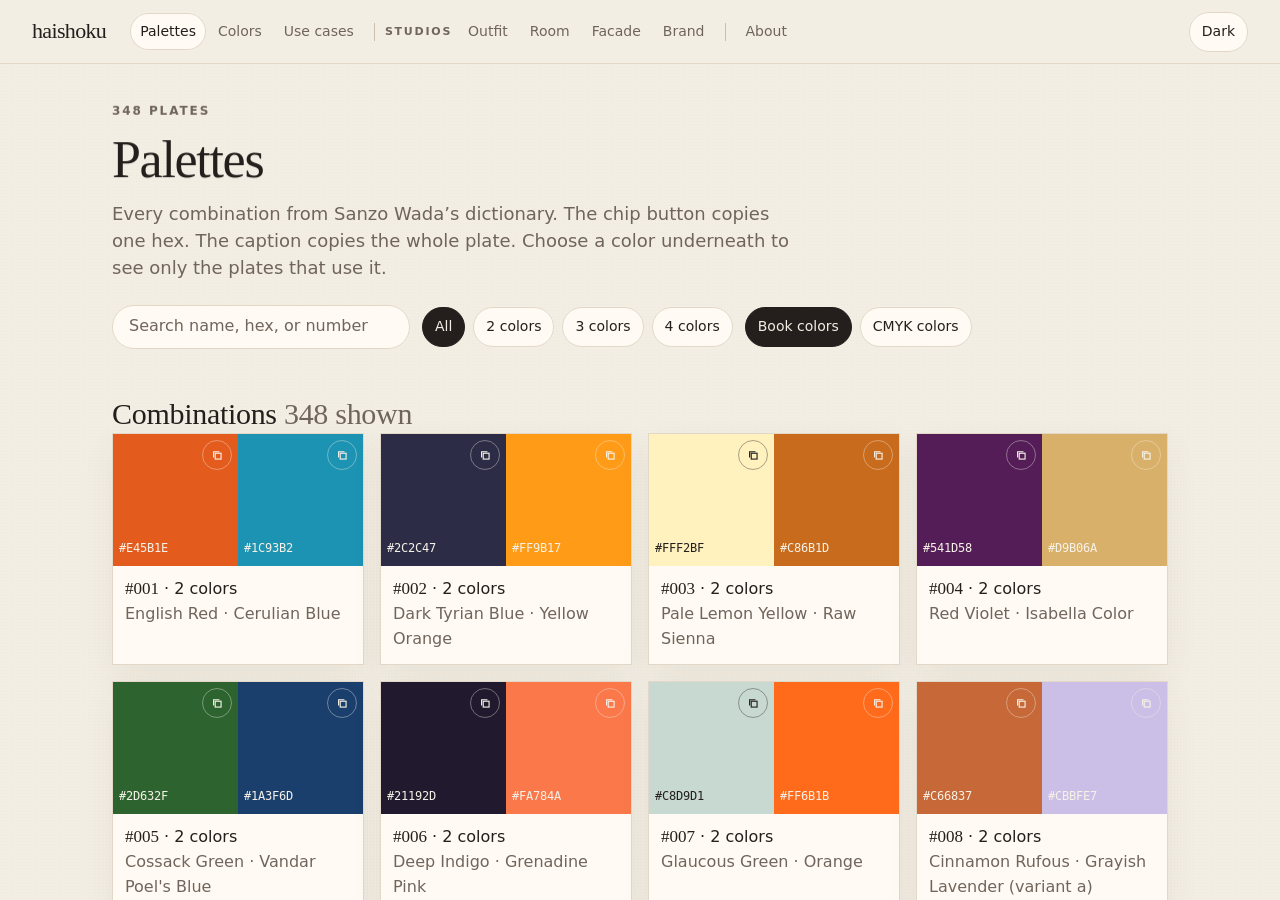
<file: index.html>
<!doctype html>
<html lang="en">
<head>
<meta charset="utf-8">
<meta name="viewport" content="width=device-width, initial-scale=1">
<title>haishoku</title>
<meta name="description" content="Sanzo Wada’s 348 color combinations. Open the palette viewer.">
<meta http-equiv="refresh" content="0; url=viewer/">
<link rel="canonical" href="viewer/">
<style>
body{margin:0;min-height:100vh;display:grid;place-items:center;background:#fafaf7;color:#1d1d1b;font:16px/1.45 system-ui,sans-serif}
a{color:inherit}
@media(prefers-color-scheme:dark){body{background:#161614;color:#eeeeea}}
</style>
</head>
<body>
<p><a href="viewer/">Open the Haishoku palette viewer</a></p>
</body>
</html>
</file>
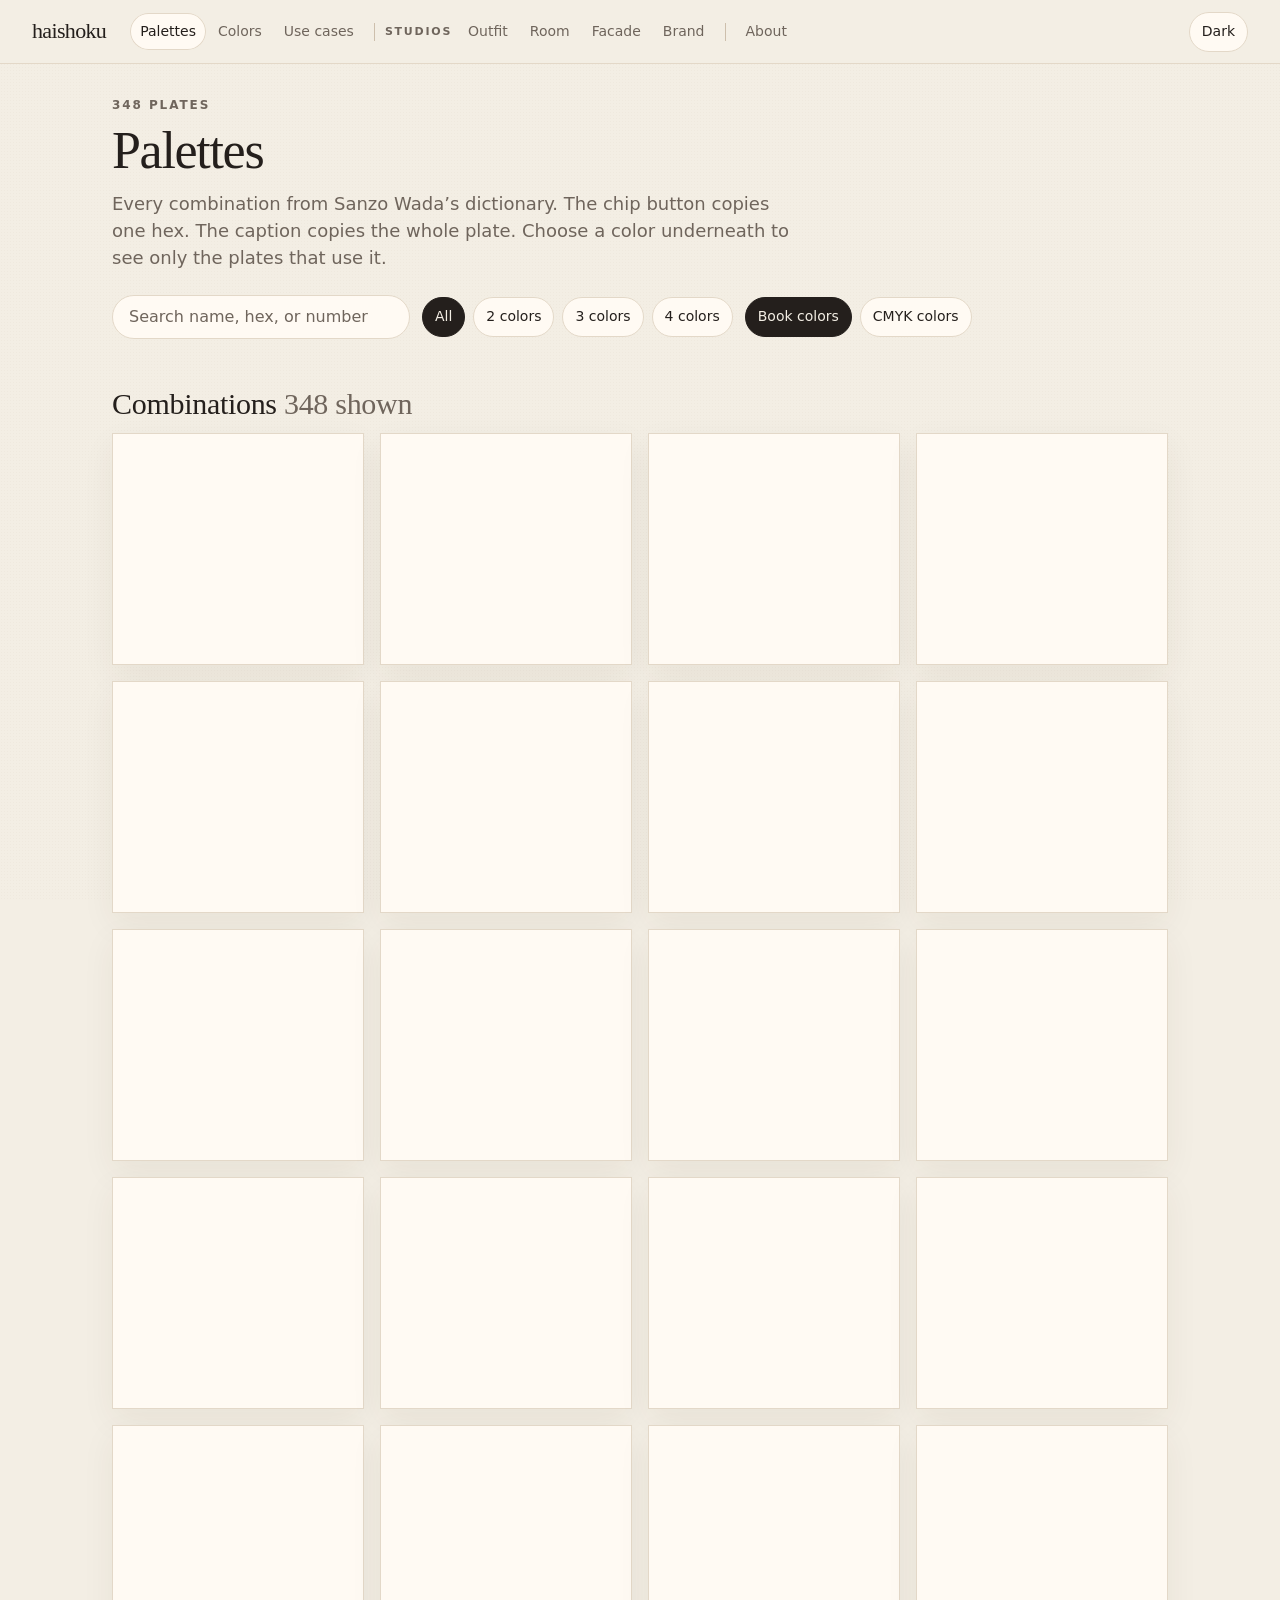
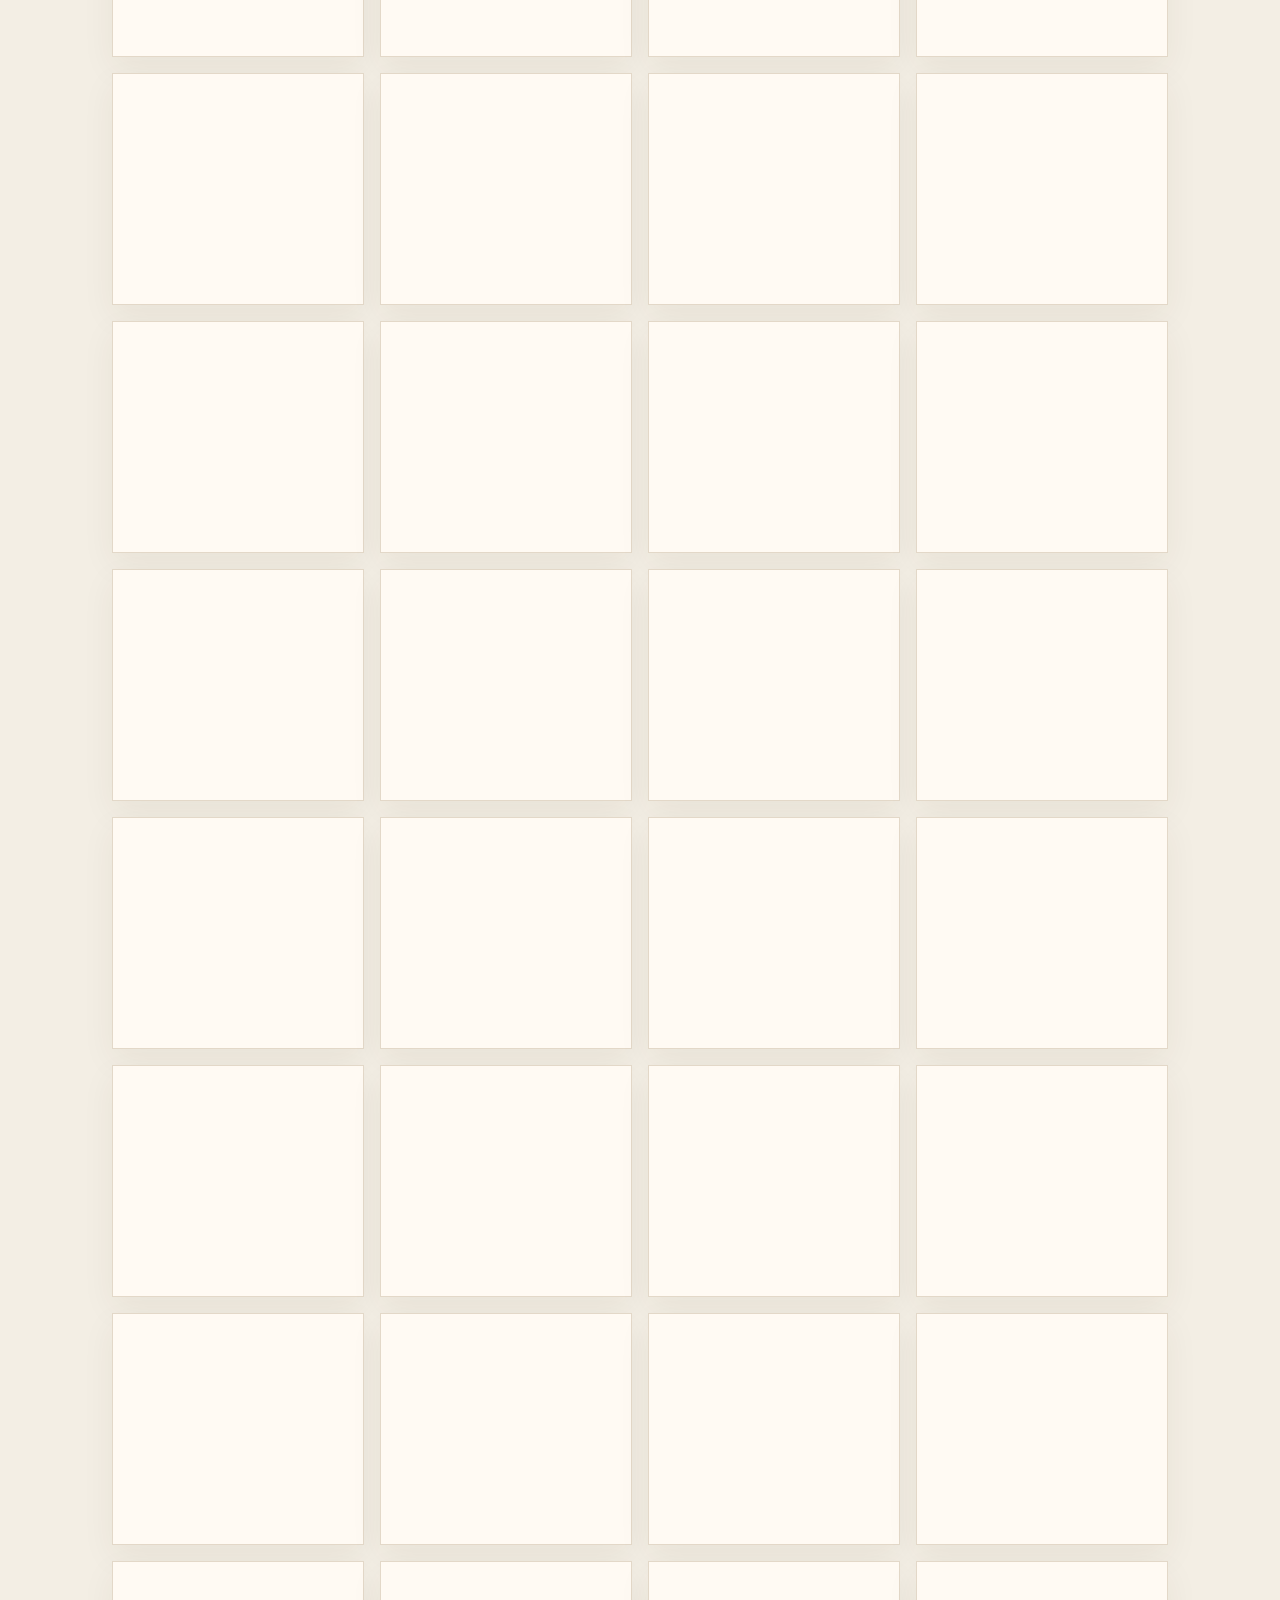
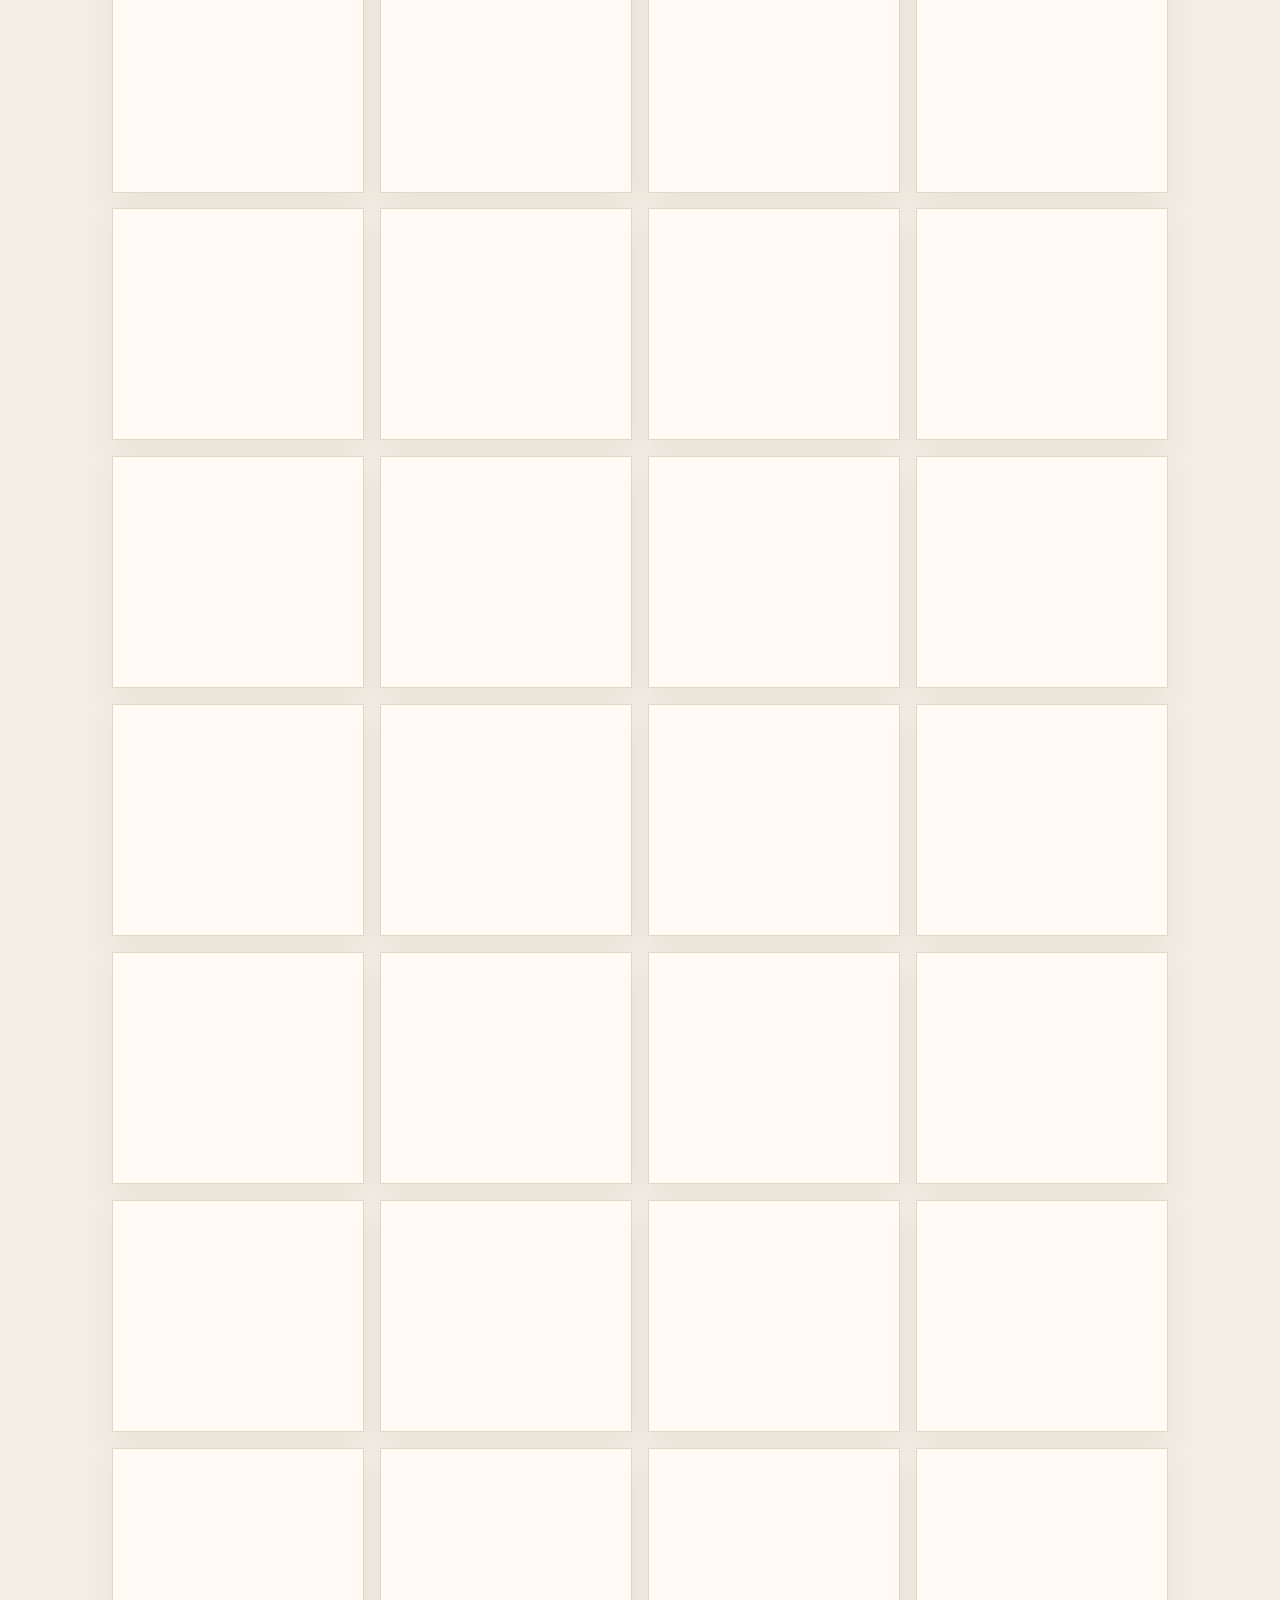
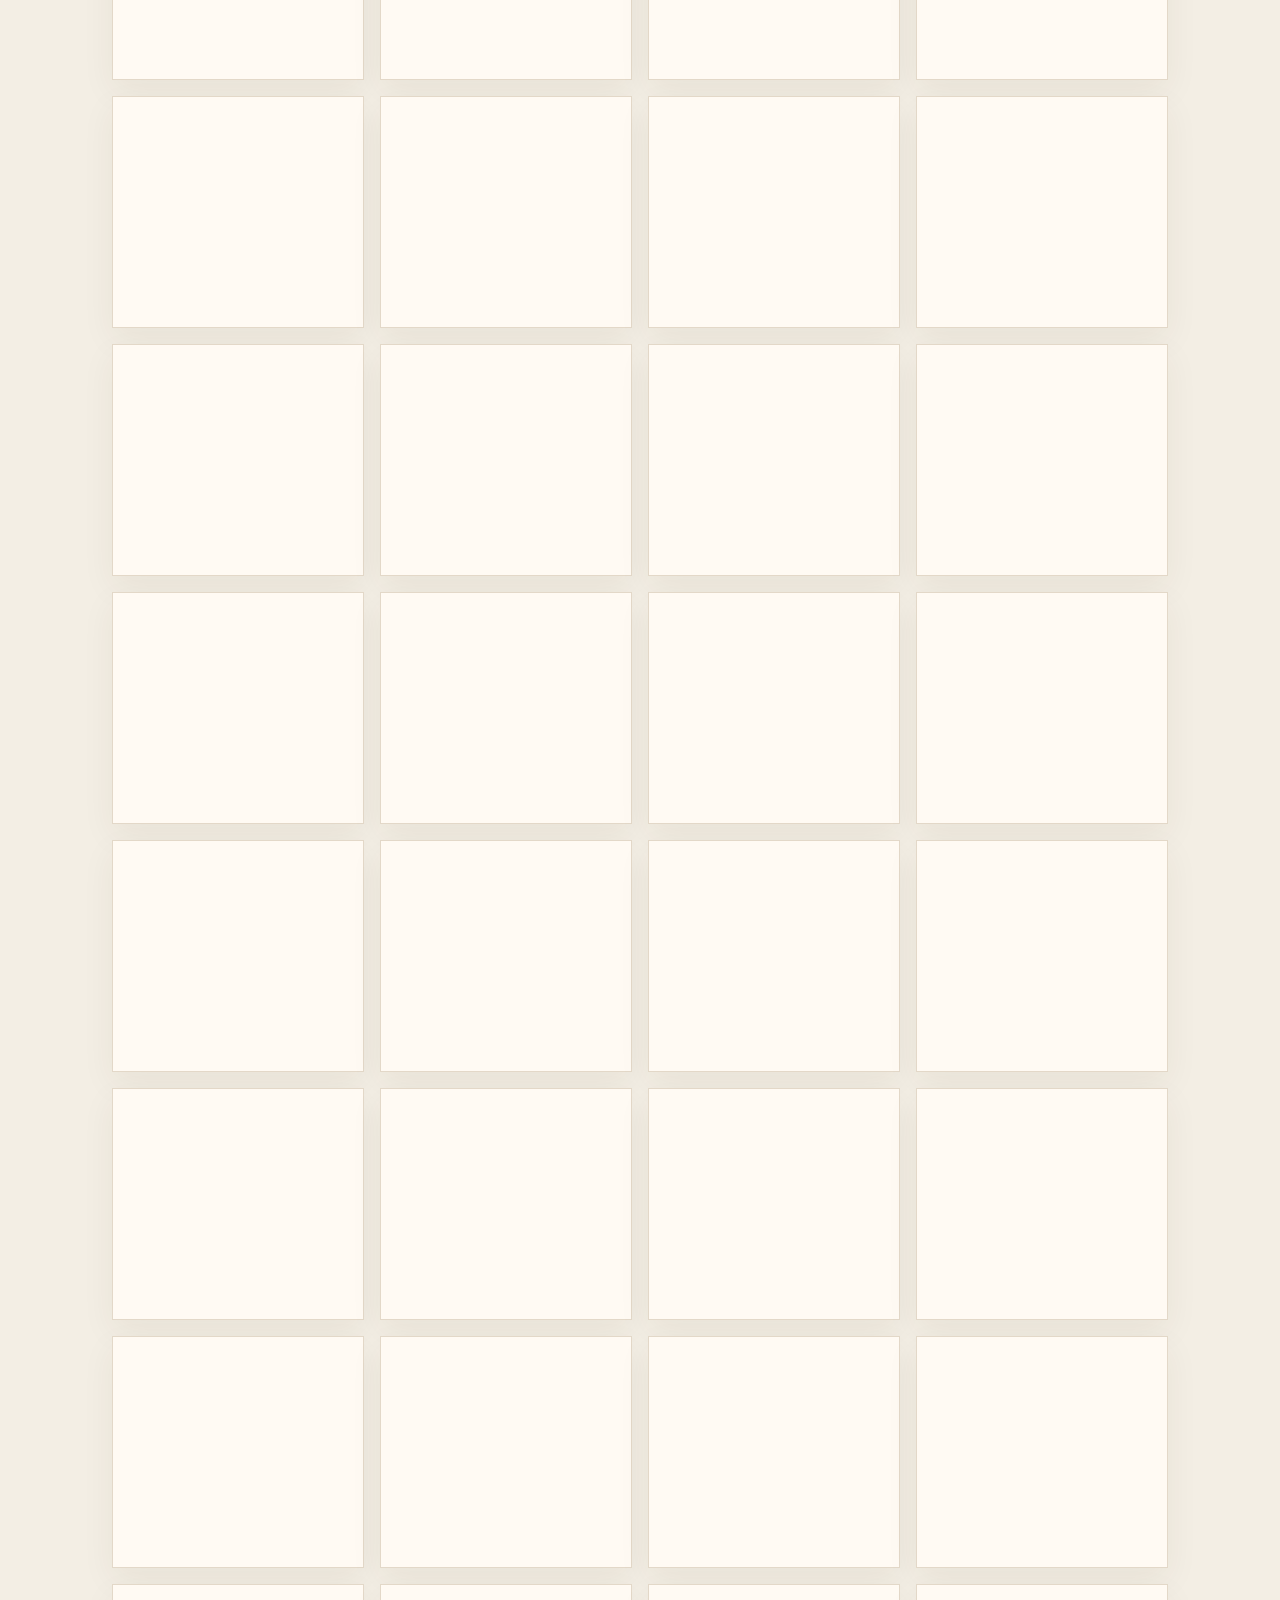
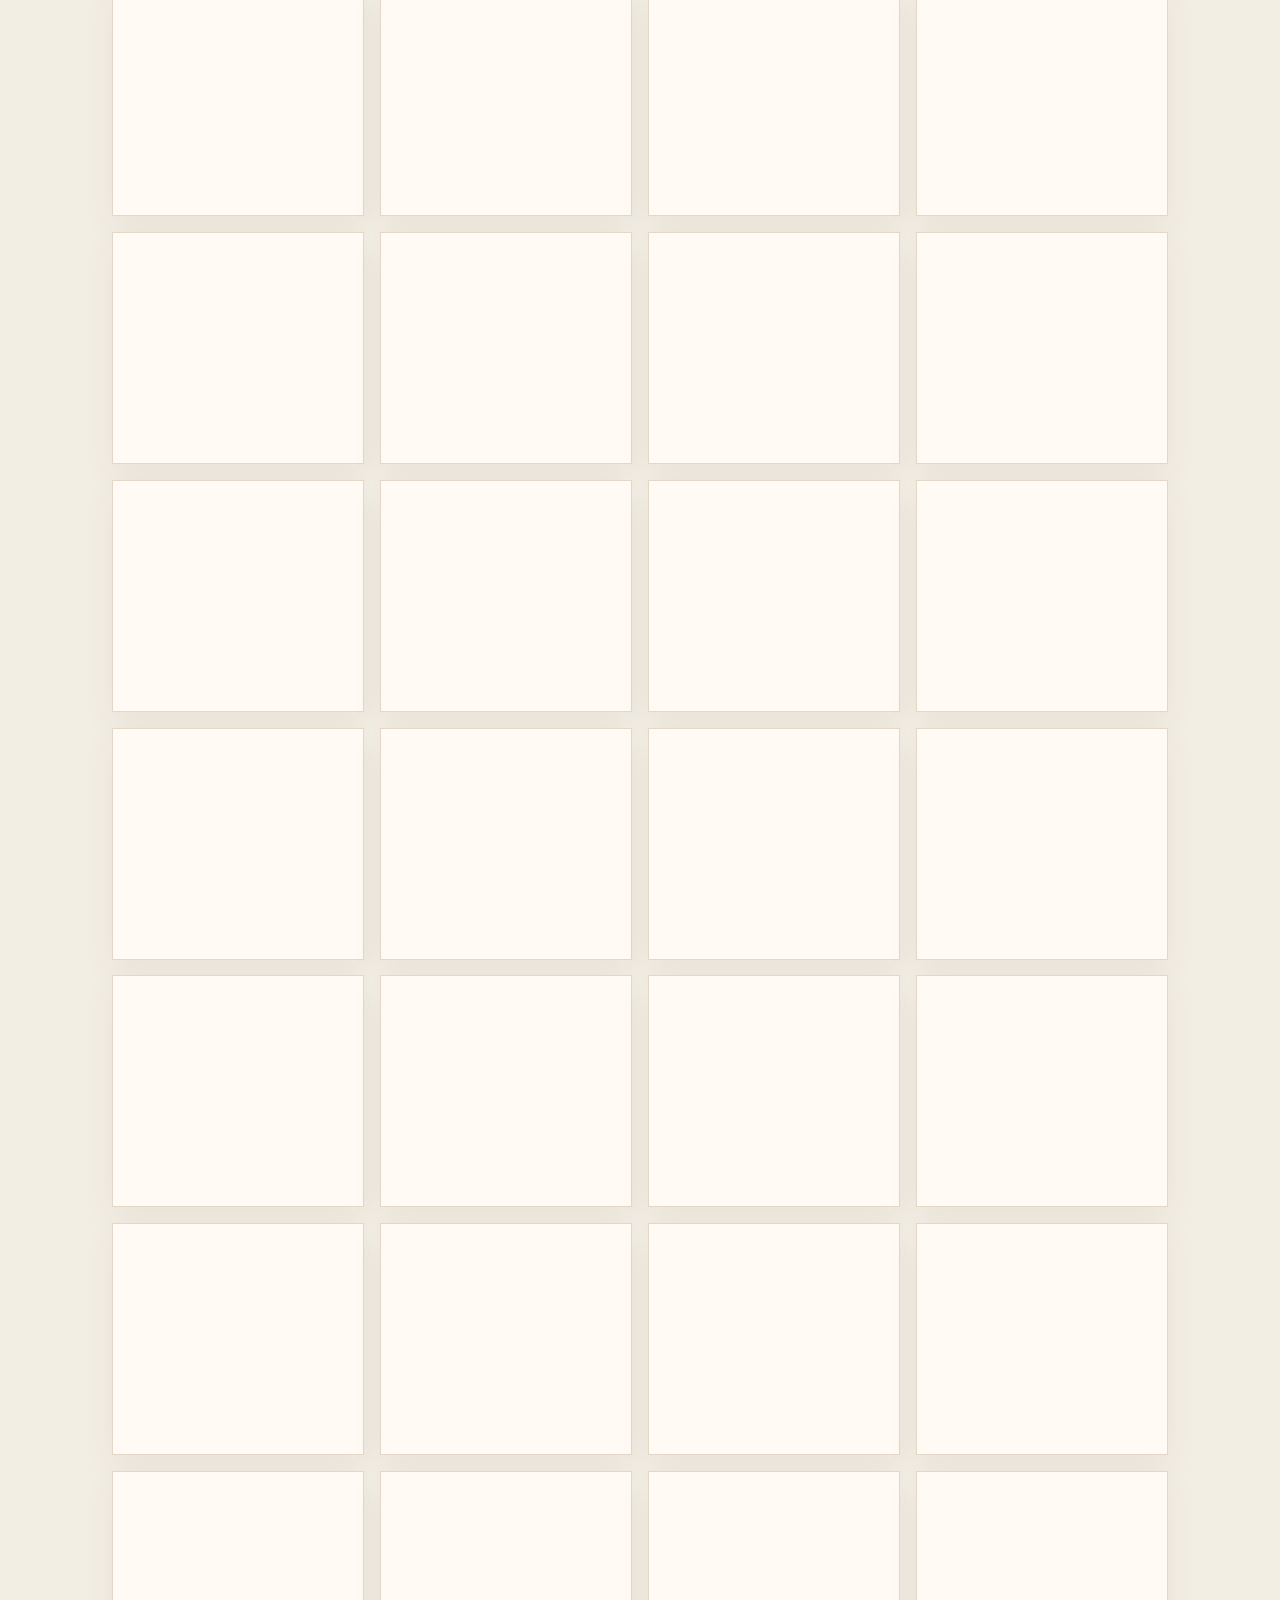
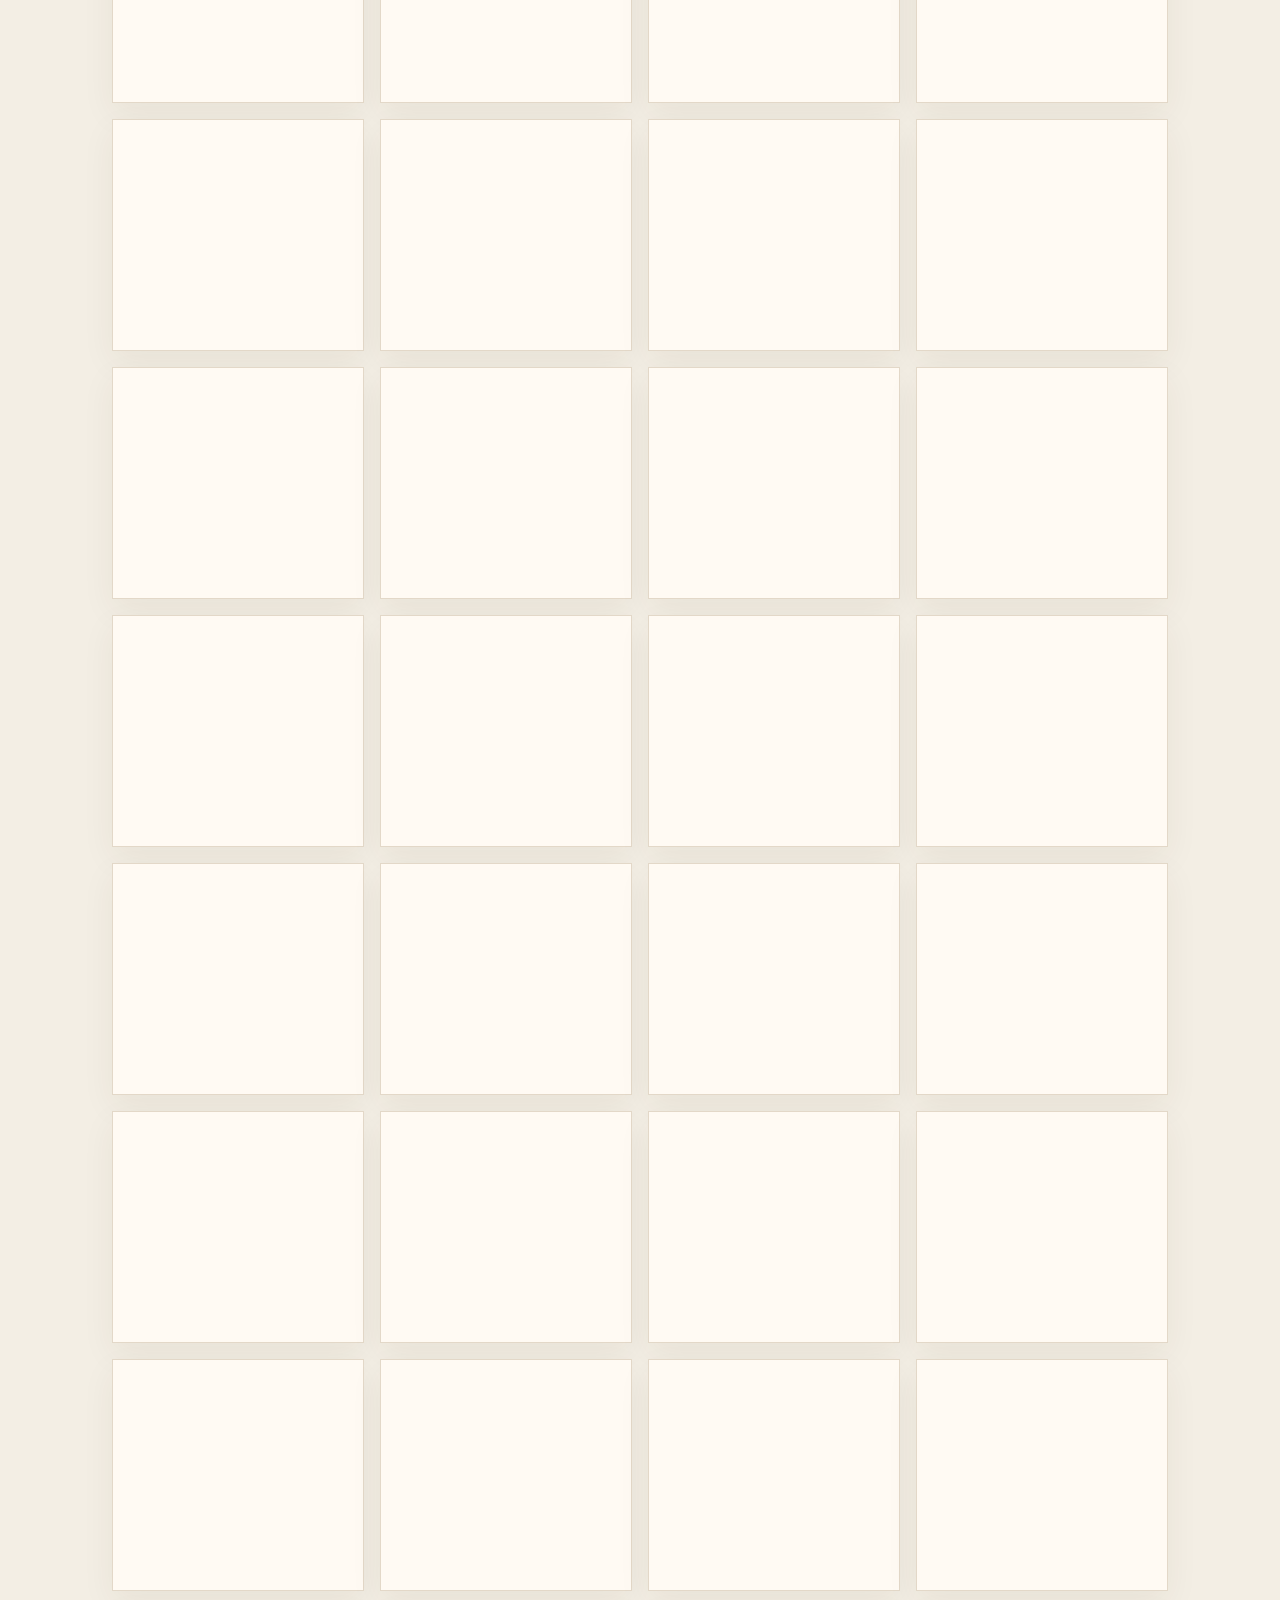
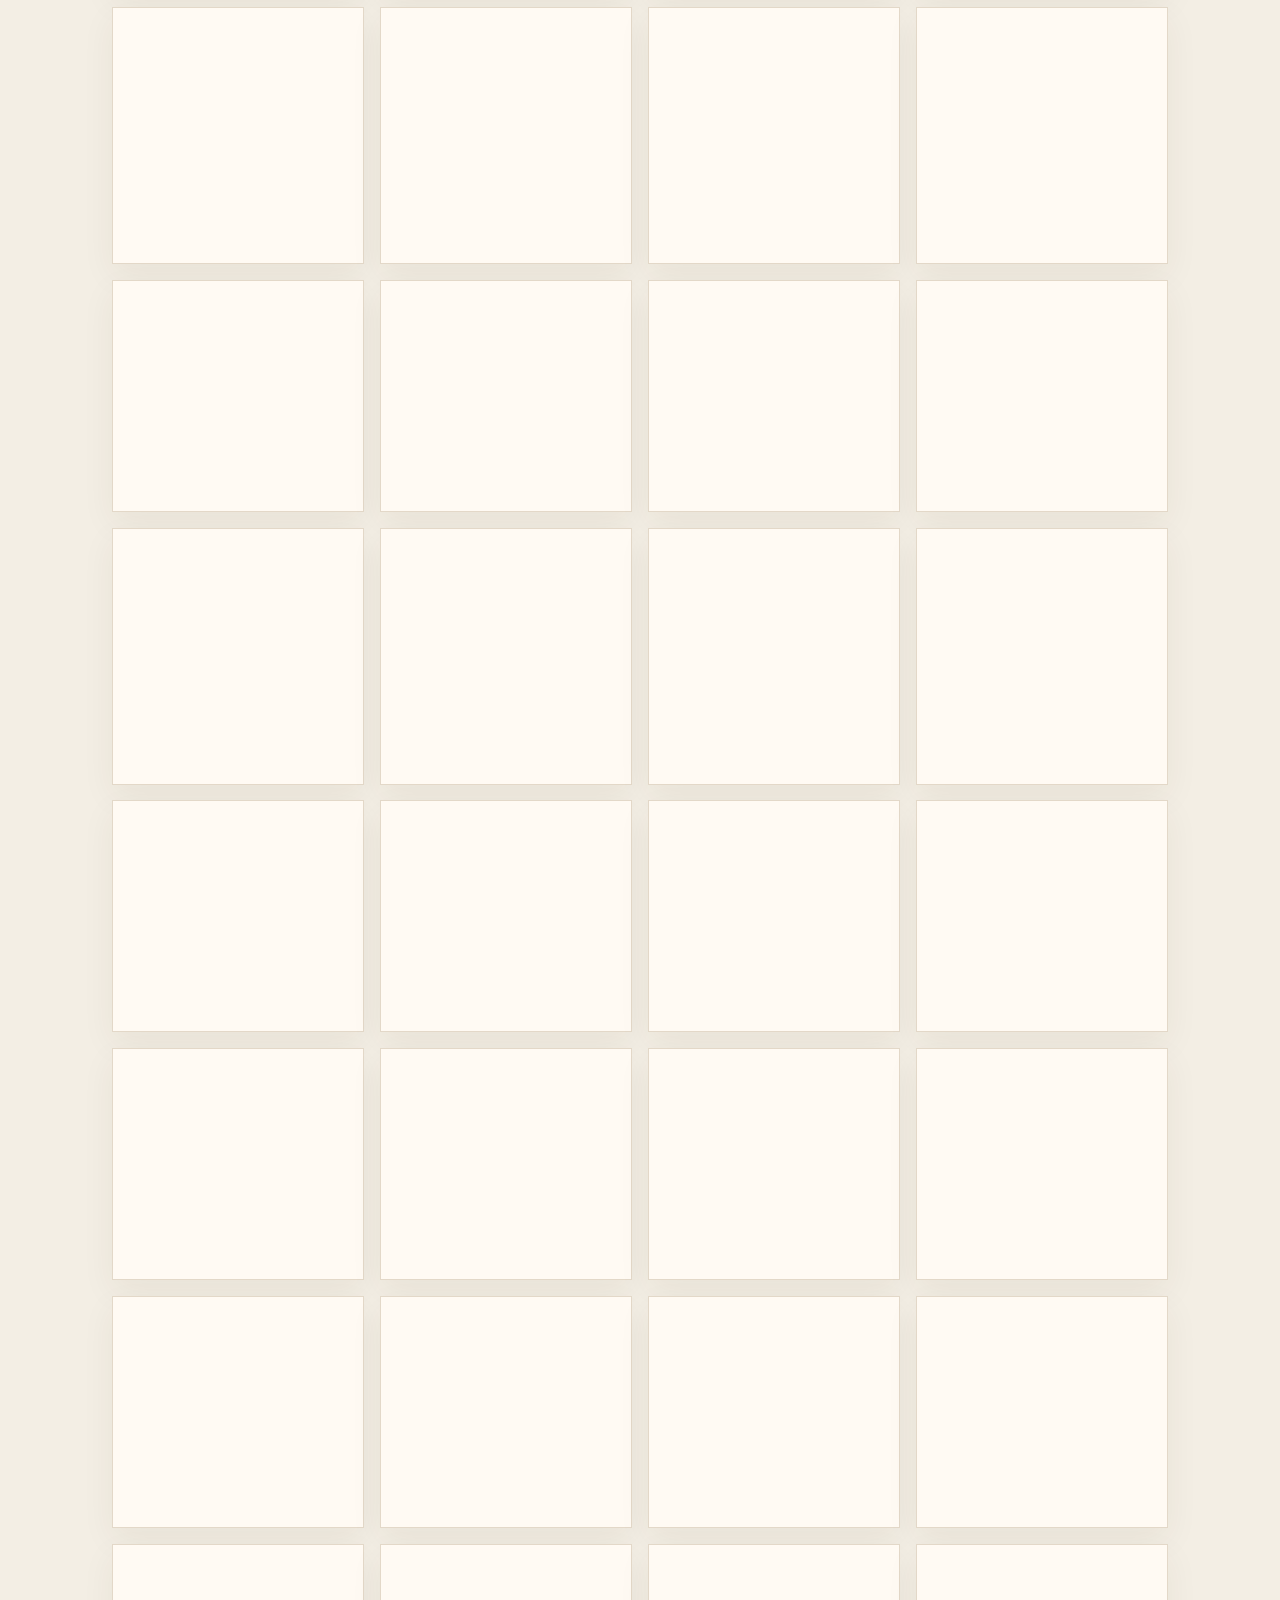
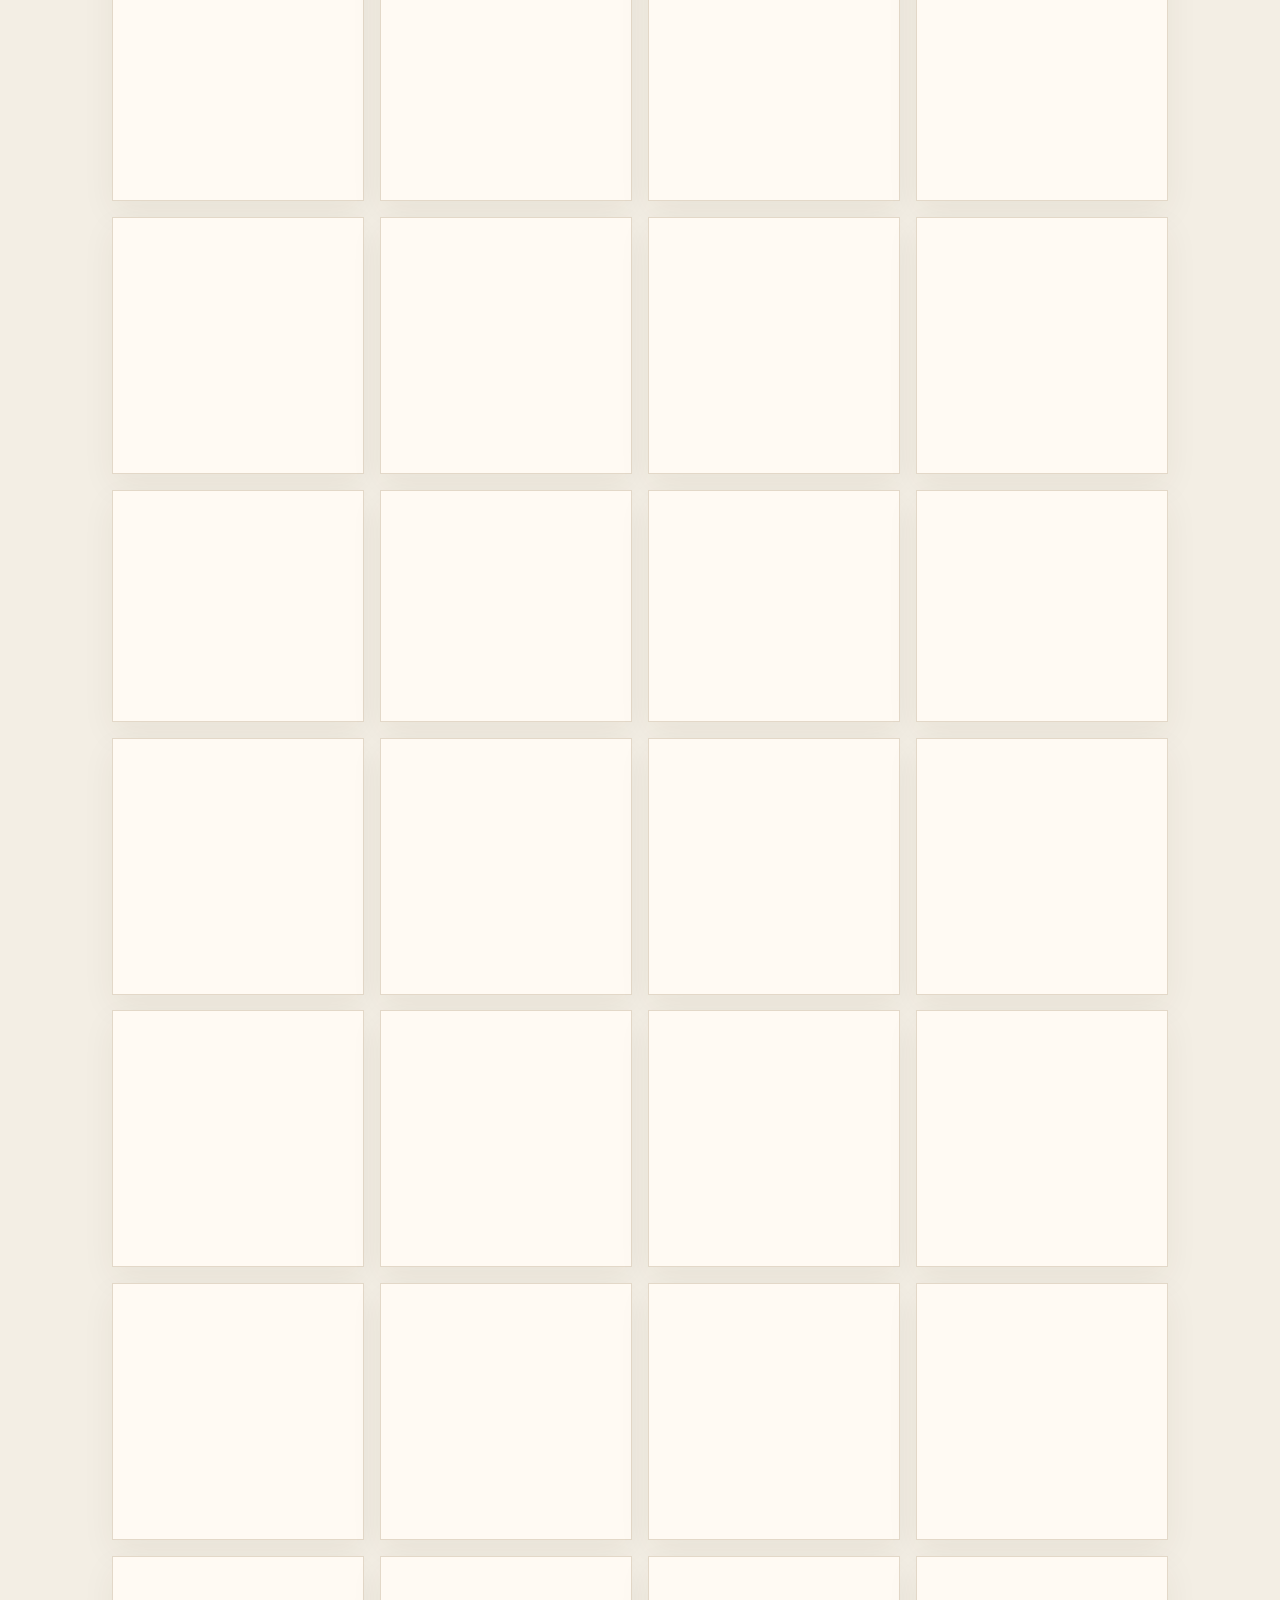
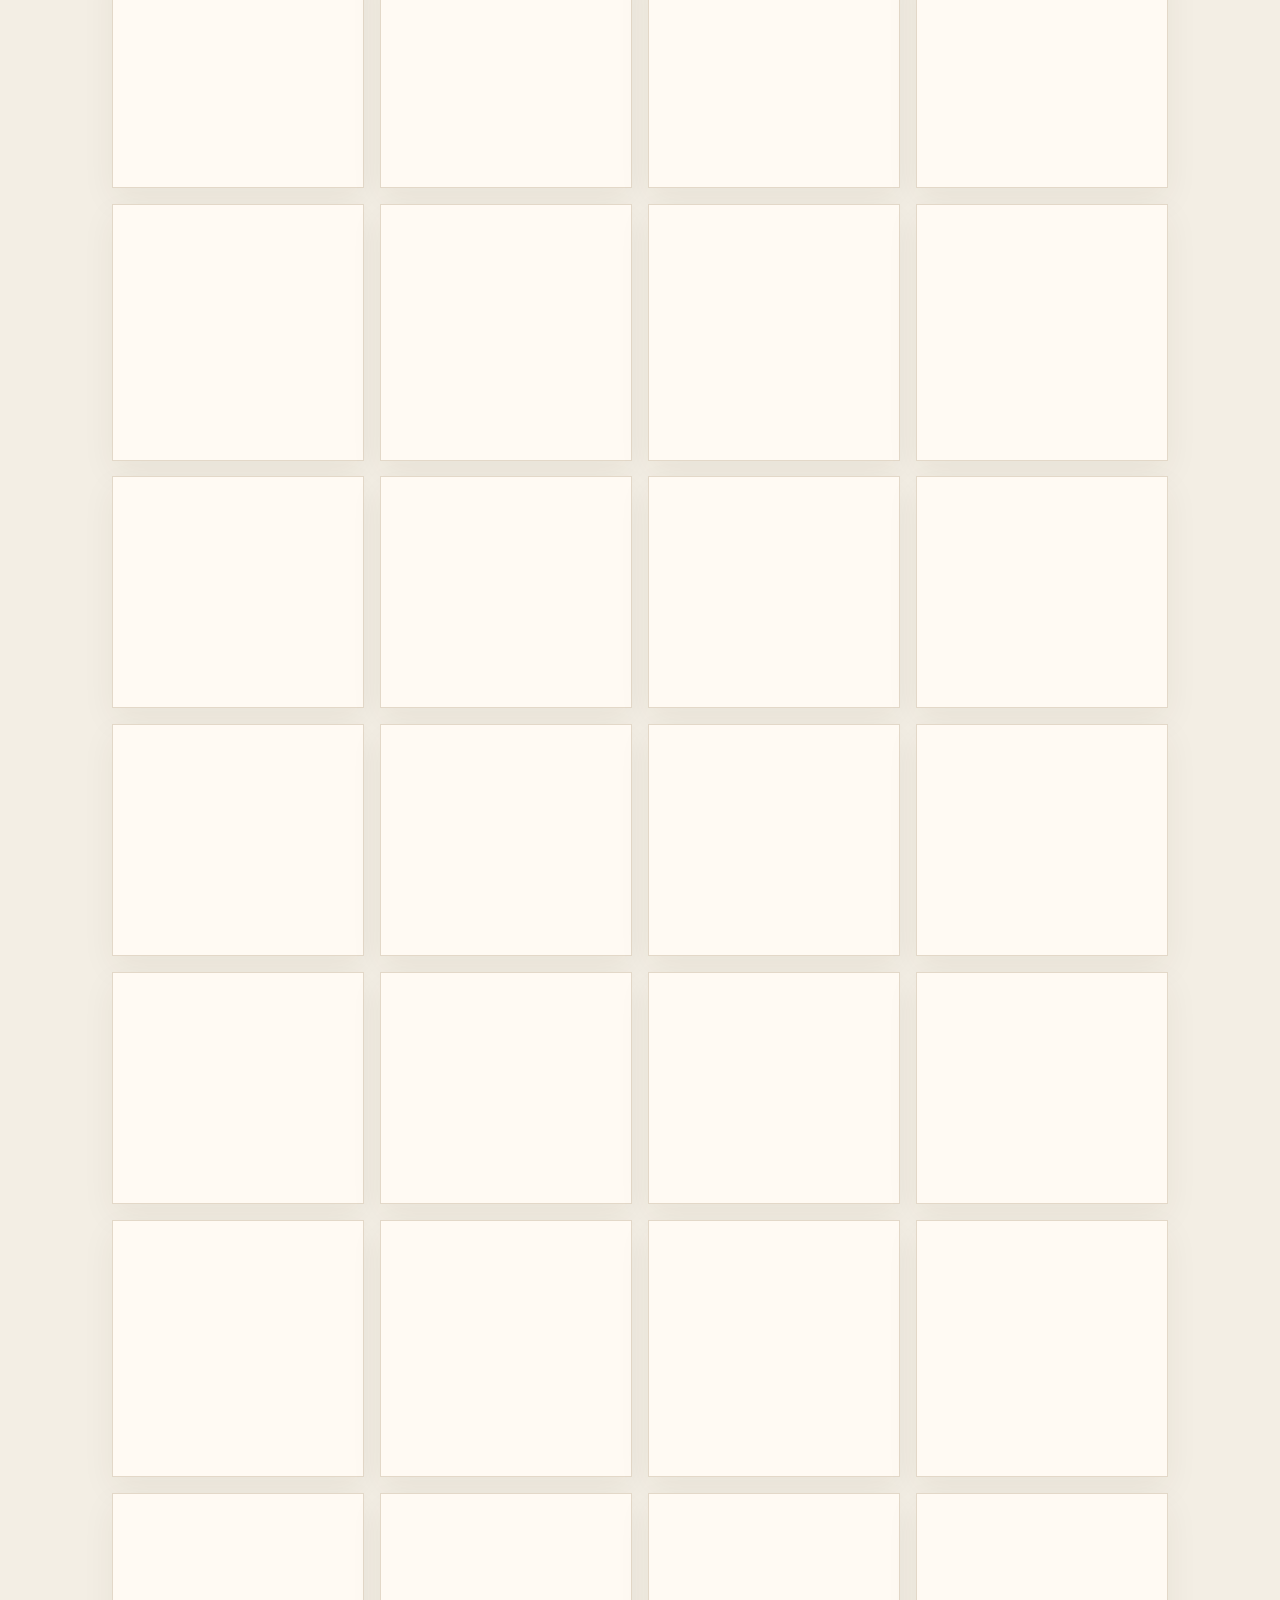
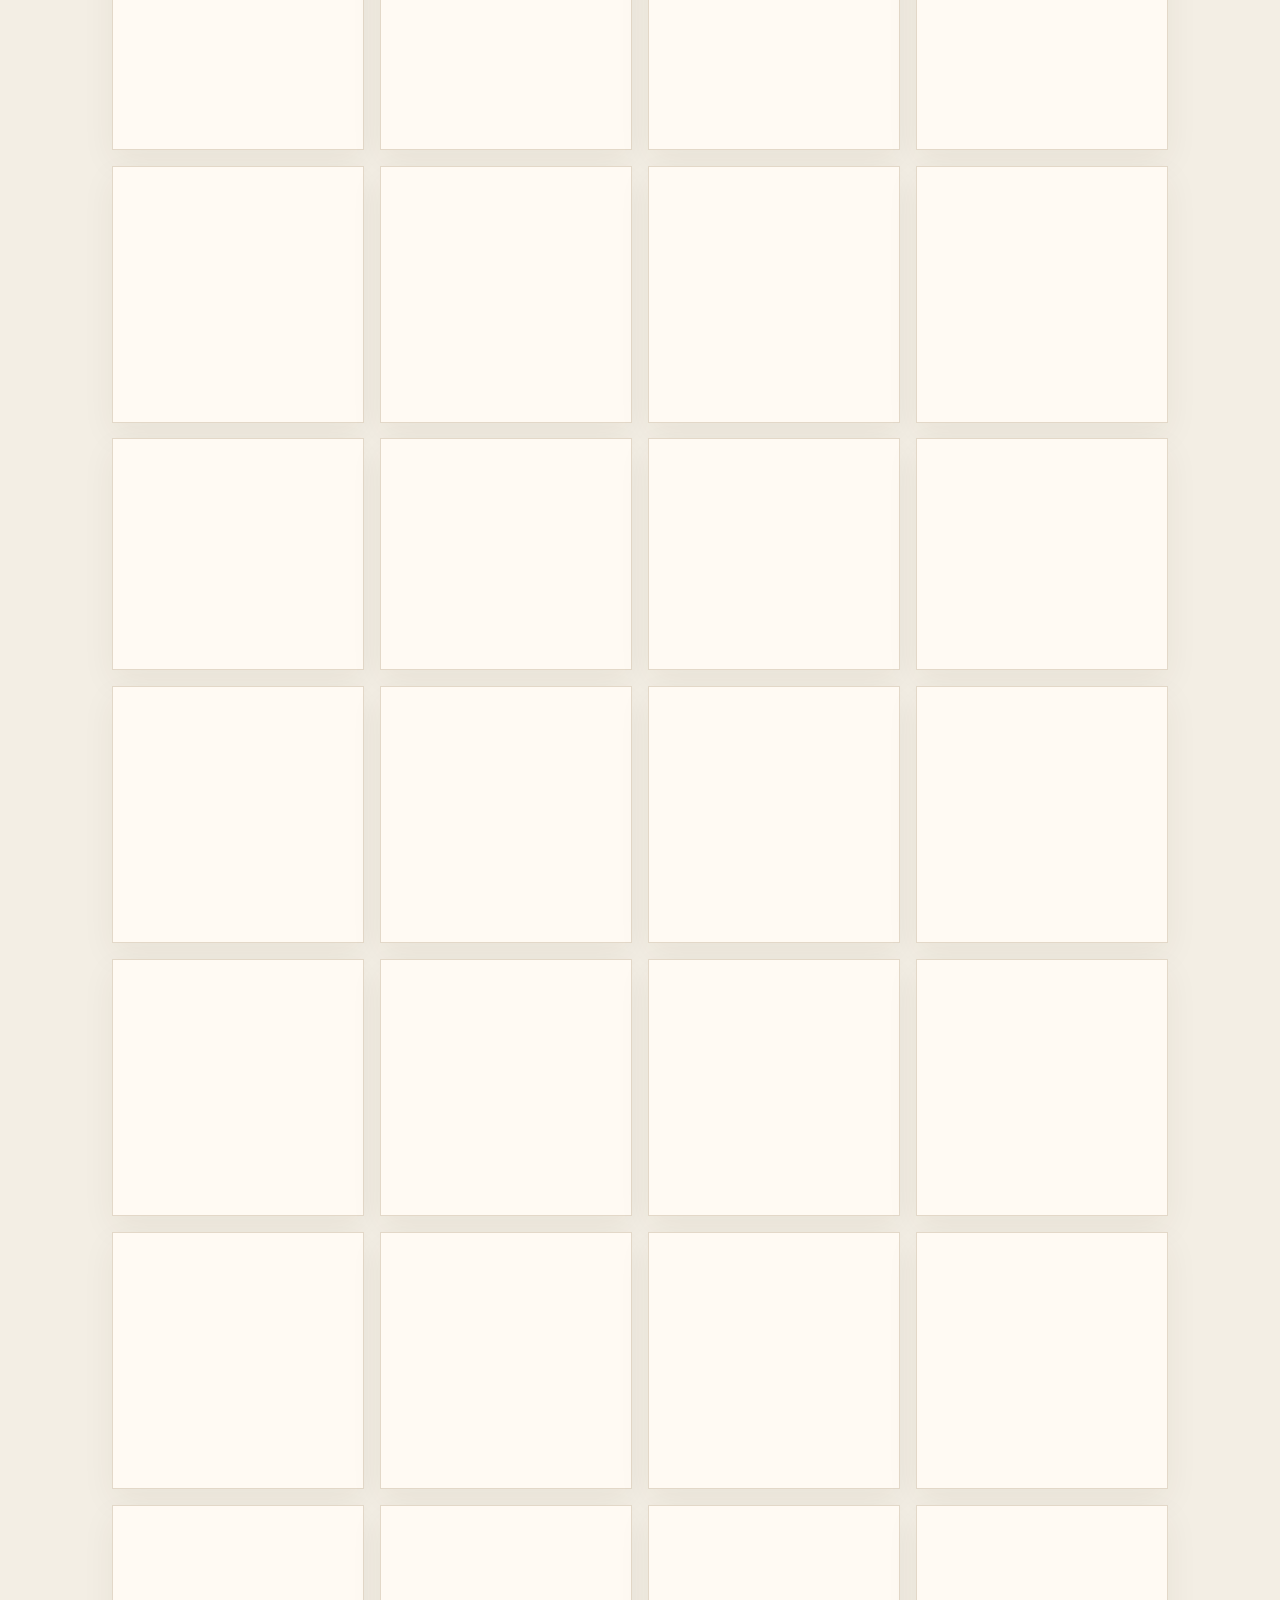
<file: viewer/index.html>
<!doctype html>
<html lang="en">
<head>
<meta charset="utf-8">
<meta name="viewport" content="width=device-width, initial-scale=1">
<title>Haishoku palettes</title>
<meta name="description" content="Browse all 348 Sanzo Wada color combinations. Copy a hex or a whole plate.">
<link rel="icon" href="data:image/svg+xml,%3Csvg xmlns='http://www.w3.org/2000/svg' viewBox='0 0 16 16'%3E%3Crect width='8' height='16' fill='%23E45B1E'/%3E%3Crect x='8' width='8' height='16' fill='%231C93B2'/%3E%3C/svg%3E">
<link rel="stylesheet" href="css/site.css">
<script>
(function () {
  try {
    var t = localStorage.getItem("haishoku-theme");
    if (t !== "light" && t !== "dark") t = matchMedia("(prefers-color-scheme: dark)").matches ? "dark" : "light";
    document.documentElement.dataset.theme = t;
  } catch (e) {}
})();
</script>
</head>
<body>
<a class="skip" href="#app">Skip to content</a>
<header class="topbar">
  <a class="mark" href="index.html">haishoku</a>
  <nav class="desk" aria-label="Primary">
    <a href="index.html" aria-current="page">Palettes</a>
    <a href="colors.html">Colors</a>
    <a href="use-cases.html">Use cases</a>
    <span class="desk-sep" aria-hidden="true"></span>
    <span class="desk-label" aria-hidden="true">Studios</span>
    <a href="outfit.html">Outfit<span class="sr"> studio</span></a>
    <a href="room.html">Room<span class="sr"> studio</span></a>
    <a href="facade.html">Facade<span class="sr"> studio</span></a>
    <a href="brand.html">Brand<span class="sr"> studio</span></a>
    <span class="desk-sep" aria-hidden="true"></span>
    <a href="about.html">About</a>
  </nav>
  <div class="tools">
    <button type="button" class="text-btn" id="theme">Dark</button>
    <button type="button" class="icon-btn" id="menu" aria-expanded="false" aria-controls="sheet" aria-label="Open menu"><span class="burger"></span></button>
  </div>
</header>
<div class="backdrop" id="backdrop" hidden></div>
<div class="sheet" id="sheet" role="dialog" aria-modal="true" aria-label="Site menu" hidden>
  <div class="sheet-grip">
    <span class="mark">haishoku</span>
    <button type="button" class="text-btn" id="sheet-close">Close</button>
  </div>
  <p class="sheet-label" id="sheet-browse">Browse</p>
  <nav class="sheet-nav" aria-labelledby="sheet-browse">
    <a href="index.html" aria-current="page">Palettes</a>
    <a href="colors.html">Colors</a>
    <a href="use-cases.html">Use cases</a>
    <a href="about.html">About</a>
  </nav>
  <p class="sheet-label" id="sheet-studios">Studios</p>
  <nav class="sheet-nav sheet-studios" aria-labelledby="sheet-studios">
    <a href="outfit.html">Outfit studio</a>
    <a href="room.html">Room studio</a>
    <a href="facade.html">Facade</a>
    <a href="brand.html">Brand and poster</a>
  </nav>
</div>
<main id="app"></main>
<footer class="site-foot"><p>Sanzo Wada, <em>A Dictionary of Color Combinations</em>. Compiled by <a href="https://github.com/Bjoseph23">Bill Mageni</a>. Code MIT, data and studio photographs CC BY 4.0.</p></footer>
<div id="toast" role="status" aria-live="polite"></div>
<script defer src="palette-data.js"></script>
<script type="module" src="js/pages/palettes.js"></script>
</body>
</html>
</file>
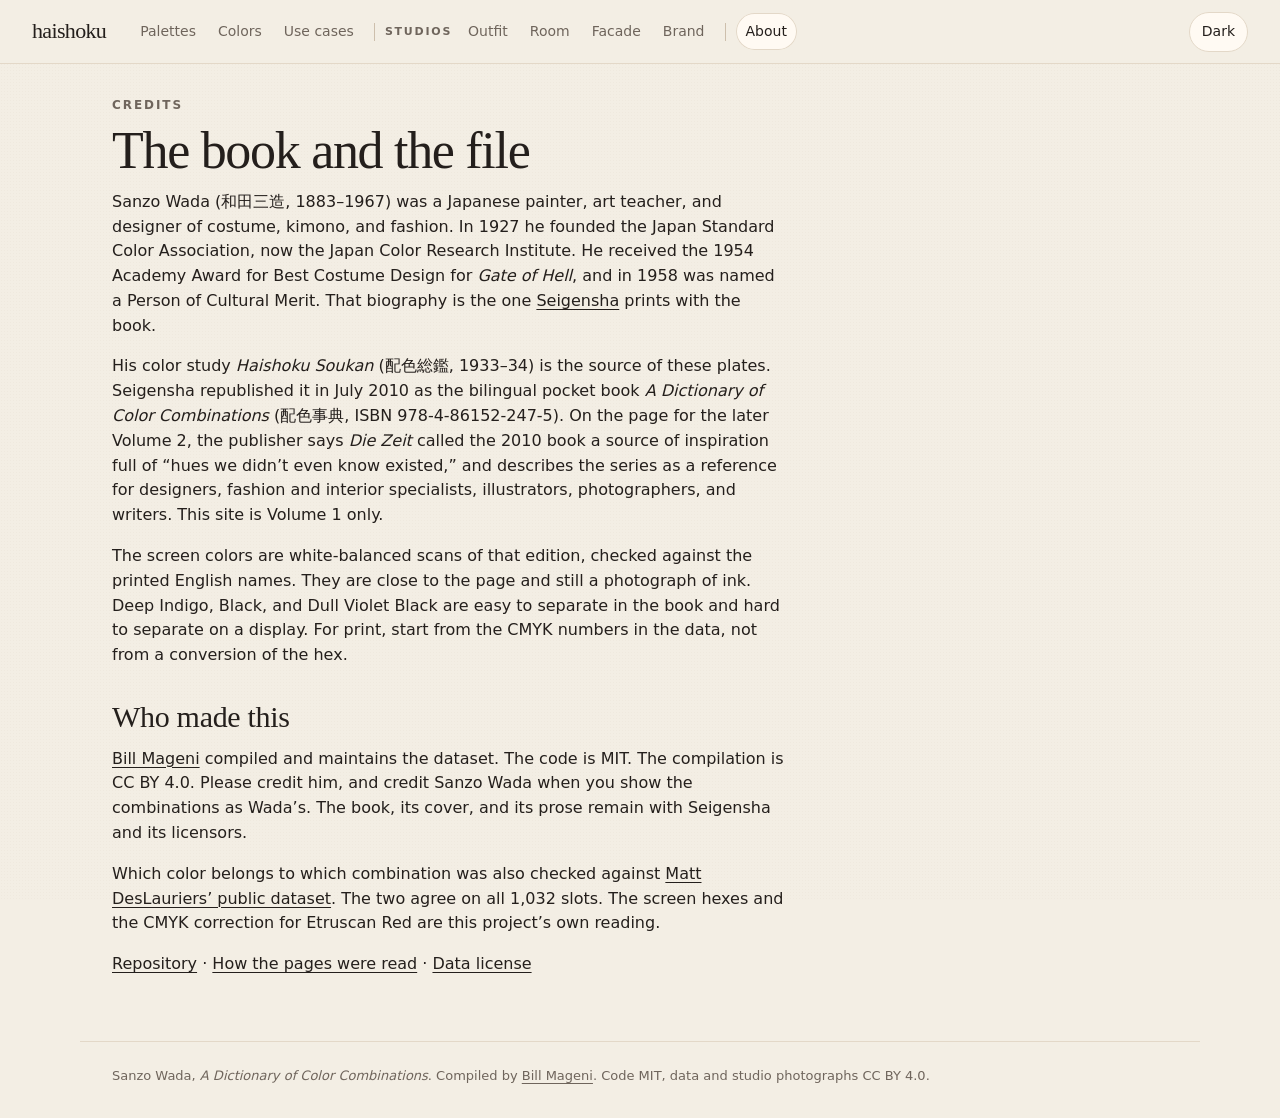
<file: viewer/about.html>
<!doctype html>
<html lang="en">
<head>
<meta charset="utf-8">
<meta name="viewport" content="width=device-width, initial-scale=1">
<title>About — Haishoku</title>
<meta name="description" content="Sanzo Wada, the Seigensha edition, and the people behind this compilation.">
<link rel="icon" href="data:image/svg+xml,%3Csvg xmlns='http://www.w3.org/2000/svg' viewBox='0 0 16 16'%3E%3Crect width='8' height='16' fill='%23E45B1E'/%3E%3Crect x='8' width='8' height='16' fill='%231C93B2'/%3E%3C/svg%3E">
<link rel="stylesheet" href="css/site.css">
<script>
(function () {
  try {
    var t = localStorage.getItem("haishoku-theme");
    if (t !== "light" && t !== "dark") t = matchMedia("(prefers-color-scheme: dark)").matches ? "dark" : "light";
    document.documentElement.dataset.theme = t;
  } catch (e) {}
})();
</script>
</head>
<body>
<a class="skip" href="#app">Skip to content</a>
<header class="topbar">
  <a class="mark" href="index.html">haishoku</a>
  <nav class="desk" aria-label="Primary">
    <a href="index.html">Palettes</a>
    <a href="colors.html">Colors</a>
    <a href="use-cases.html">Use cases</a>
    <span class="desk-sep" aria-hidden="true"></span>
    <span class="desk-label" aria-hidden="true">Studios</span>
    <a href="outfit.html">Outfit<span class="sr"> studio</span></a>
    <a href="room.html">Room<span class="sr"> studio</span></a>
    <a href="facade.html">Facade<span class="sr"> studio</span></a>
    <a href="brand.html">Brand<span class="sr"> studio</span></a>
    <span class="desk-sep" aria-hidden="true"></span>
    <a href="about.html" aria-current="page">About</a>
  </nav>
  <div class="tools">
    <button type="button" class="text-btn" id="theme">Dark</button>
    <button type="button" class="icon-btn" id="menu" aria-expanded="false" aria-controls="sheet" aria-label="Open menu"><span class="burger"></span></button>
  </div>
</header>
<div class="backdrop" id="backdrop" hidden></div>
<div class="sheet" id="sheet" role="dialog" aria-modal="true" aria-label="Site menu" hidden>
  <div class="sheet-grip">
    <span class="mark">haishoku</span>
    <button type="button" class="text-btn" id="sheet-close">Close</button>
  </div>
  <p class="sheet-label" id="sheet-browse">Browse</p>
  <nav class="sheet-nav" aria-labelledby="sheet-browse">
    <a href="index.html">Palettes</a>
    <a href="colors.html">Colors</a>
    <a href="use-cases.html">Use cases</a>
    <a href="about.html" aria-current="page">About</a>
  </nav>
  <p class="sheet-label" id="sheet-studios">Studios</p>
  <nav class="sheet-nav sheet-studios" aria-labelledby="sheet-studios">
    <a href="outfit.html">Outfit studio</a>
    <a href="room.html">Room studio</a>
    <a href="facade.html">Facade</a>
    <a href="brand.html">Brand and poster</a>
  </nav>
</div>
<main id="app">
  <p class="kicker">Credits</p>
  <h1>The book and the file</h1>
  <div class="prose">
    <p>Sanzo Wada (和田三造, 1883–1967) was a Japanese painter, art teacher, and designer of costume, kimono, and fashion. In 1927 he founded the Japan Standard Color Association, now the Japan Color Research Institute. He received the 1954 Academy Award for Best Costume Design for <em>Gate of Hell</em>, and in 1958 was named a Person of Cultural Merit. That biography is the one <a href="https://en.seigensha.com/books/978-4-86152-247-5/">Seigensha</a> prints with the book.</p>
    <p>His color study <em>Haishoku Soukan</em> (配色総鑑, 1933–34) is the source of these plates. Seigensha republished it in July 2010 as the bilingual pocket book <em>A Dictionary of Color Combinations</em> (配色事典, ISBN 978-4-86152-247-5). On the page for the later Volume 2, the publisher says <em>Die Zeit</em> called the 2010 book a source of inspiration full of “hues we didn’t even know existed,” and describes the series as a reference for designers, fashion and interior specialists, illustrators, photographers, and writers. This site is Volume 1 only.</p>
    <p>The screen colors are white-balanced scans of that edition, checked against the printed English names. They are close to the page and still a photograph of ink. Deep Indigo, Black, and Dull Violet Black are easy to separate in the book and hard to separate on a display. For print, start from the CMYK numbers in the data, not from a conversion of the hex.</p>
    <h2>Who made this</h2>
    <p><a href="https://github.com/Bjoseph23">Bill Mageni</a> compiled and maintains the dataset. The code is MIT. The compilation is CC BY 4.0. Please credit him, and credit Sanzo Wada when you show the combinations as Wada’s. The book, its cover, and its prose remain with Seigensha and its licensors.</p>
    <p>Which color belongs to which combination was also checked against <a href="https://github.com/mattdesl/dictionary-of-colour-combinations">Matt DesLauriers’ public dataset</a>. The two agree on all 1,032 slots. The screen hexes and the CMYK correction for Etruscan Red are this project’s own reading.</p>
    <p><a href="https://github.com/Bjoseph23/haishoku">Repository</a> · <a href="https://github.com/Bjoseph23/haishoku/blob/main/docs/METHODOLOGY.md">How the pages were read</a> · <a href="https://github.com/Bjoseph23/haishoku/blob/main/LICENSE-DATA">Data license</a></p>
  </div>
</main>
<footer class="site-foot"><p>Sanzo Wada, <em>A Dictionary of Color Combinations</em>. Compiled by <a href="https://github.com/Bjoseph23">Bill Mageni</a>. Code MIT, data and studio photographs CC BY 4.0.</p></footer>
<div id="toast" role="status" aria-live="polite"></div>
<script type="module">
import { enhanceChrome } from "./js/chrome.js";
enhanceChrome();
</script>
</body>
</html>
</file>
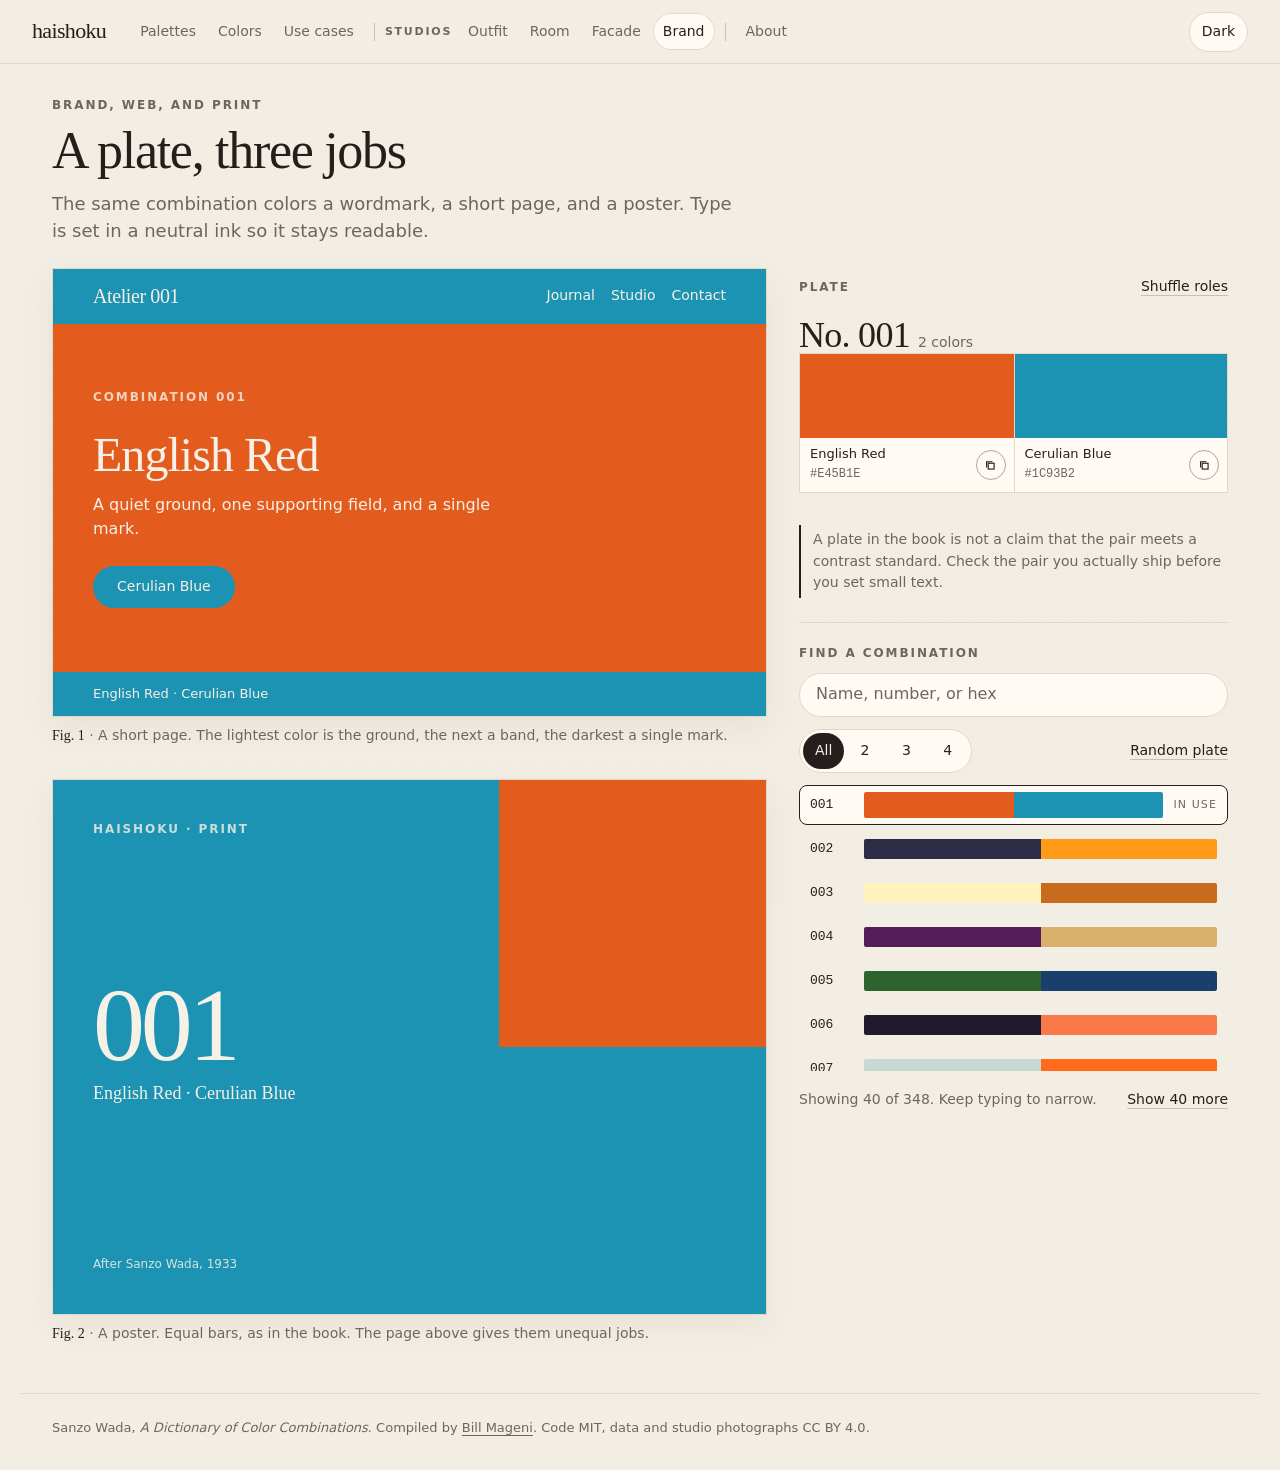
<file: viewer/brand.html>
<!doctype html>
<html lang="en">
<head>
<meta charset="utf-8">
<meta name="viewport" content="width=device-width, initial-scale=1">
<title>Brand and poster — Haishoku</title>
<meta name="description" content="Try a Wada color combination on a page and a poster.">
<link rel="icon" href="data:image/svg+xml,%3Csvg xmlns='http://www.w3.org/2000/svg' viewBox='0 0 16 16'%3E%3Crect width='8' height='16' fill='%23E45B1E'/%3E%3Crect x='8' width='8' height='16' fill='%231C93B2'/%3E%3C/svg%3E">
<link rel="stylesheet" href="css/site.css">
<script>
(function () {
  try {
    var t = localStorage.getItem("haishoku-theme");
    if (t !== "light" && t !== "dark") t = matchMedia("(prefers-color-scheme: dark)").matches ? "dark" : "light";
    document.documentElement.dataset.theme = t;
  } catch (e) {}
})();
</script>
</head>
<body>
<a class="skip" href="#app">Skip to content</a>
<header class="topbar">
  <a class="mark" href="index.html">haishoku</a>
  <nav class="desk" aria-label="Primary">
    <a href="index.html">Palettes</a>
    <a href="colors.html">Colors</a>
    <a href="use-cases.html">Use cases</a>
    <span class="desk-sep" aria-hidden="true"></span>
    <span class="desk-label" aria-hidden="true">Studios</span>
    <a href="outfit.html">Outfit<span class="sr"> studio</span></a>
    <a href="room.html">Room<span class="sr"> studio</span></a>
    <a href="facade.html">Facade<span class="sr"> studio</span></a>
    <a href="brand.html" aria-current="page">Brand<span class="sr"> studio</span></a>
    <span class="desk-sep" aria-hidden="true"></span>
    <a href="about.html">About</a>
  </nav>
  <div class="tools">
    <button type="button" class="text-btn" id="theme">Dark</button>
    <button type="button" class="icon-btn" id="menu" aria-expanded="false" aria-controls="sheet" aria-label="Open menu"><span class="burger"></span></button>
  </div>
</header>
<div class="backdrop" id="backdrop" hidden></div>
<div class="sheet" id="sheet" role="dialog" aria-modal="true" aria-label="Site menu" hidden>
  <div class="sheet-grip">
    <span class="mark">haishoku</span>
    <button type="button" class="text-btn" id="sheet-close">Close</button>
  </div>
  <p class="sheet-label" id="sheet-browse">Browse</p>
  <nav class="sheet-nav" aria-labelledby="sheet-browse">
    <a href="index.html">Palettes</a>
    <a href="colors.html">Colors</a>
    <a href="use-cases.html">Use cases</a>
    <a href="about.html">About</a>
  </nav>
  <p class="sheet-label" id="sheet-studios">Studios</p>
  <nav class="sheet-nav sheet-studios" aria-labelledby="sheet-studios">
    <a href="outfit.html">Outfit studio</a>
    <a href="room.html">Room studio</a>
    <a href="facade.html">Facade</a>
    <a href="brand.html" aria-current="page">Brand and poster</a>
  </nav>
</div>
<main id="app" class="wide"></main>
<footer class="site-foot"><p>Sanzo Wada, <em>A Dictionary of Color Combinations</em>. Compiled by <a href="https://github.com/Bjoseph23">Bill Mageni</a>. Code MIT, data and studio photographs CC BY 4.0.</p></footer>
<div id="toast" role="status" aria-live="polite"></div>
<script defer src="palette-data.js"></script>
<script type="module" src="js/pages/brand.js"></script>
</body>
</html>
</file>
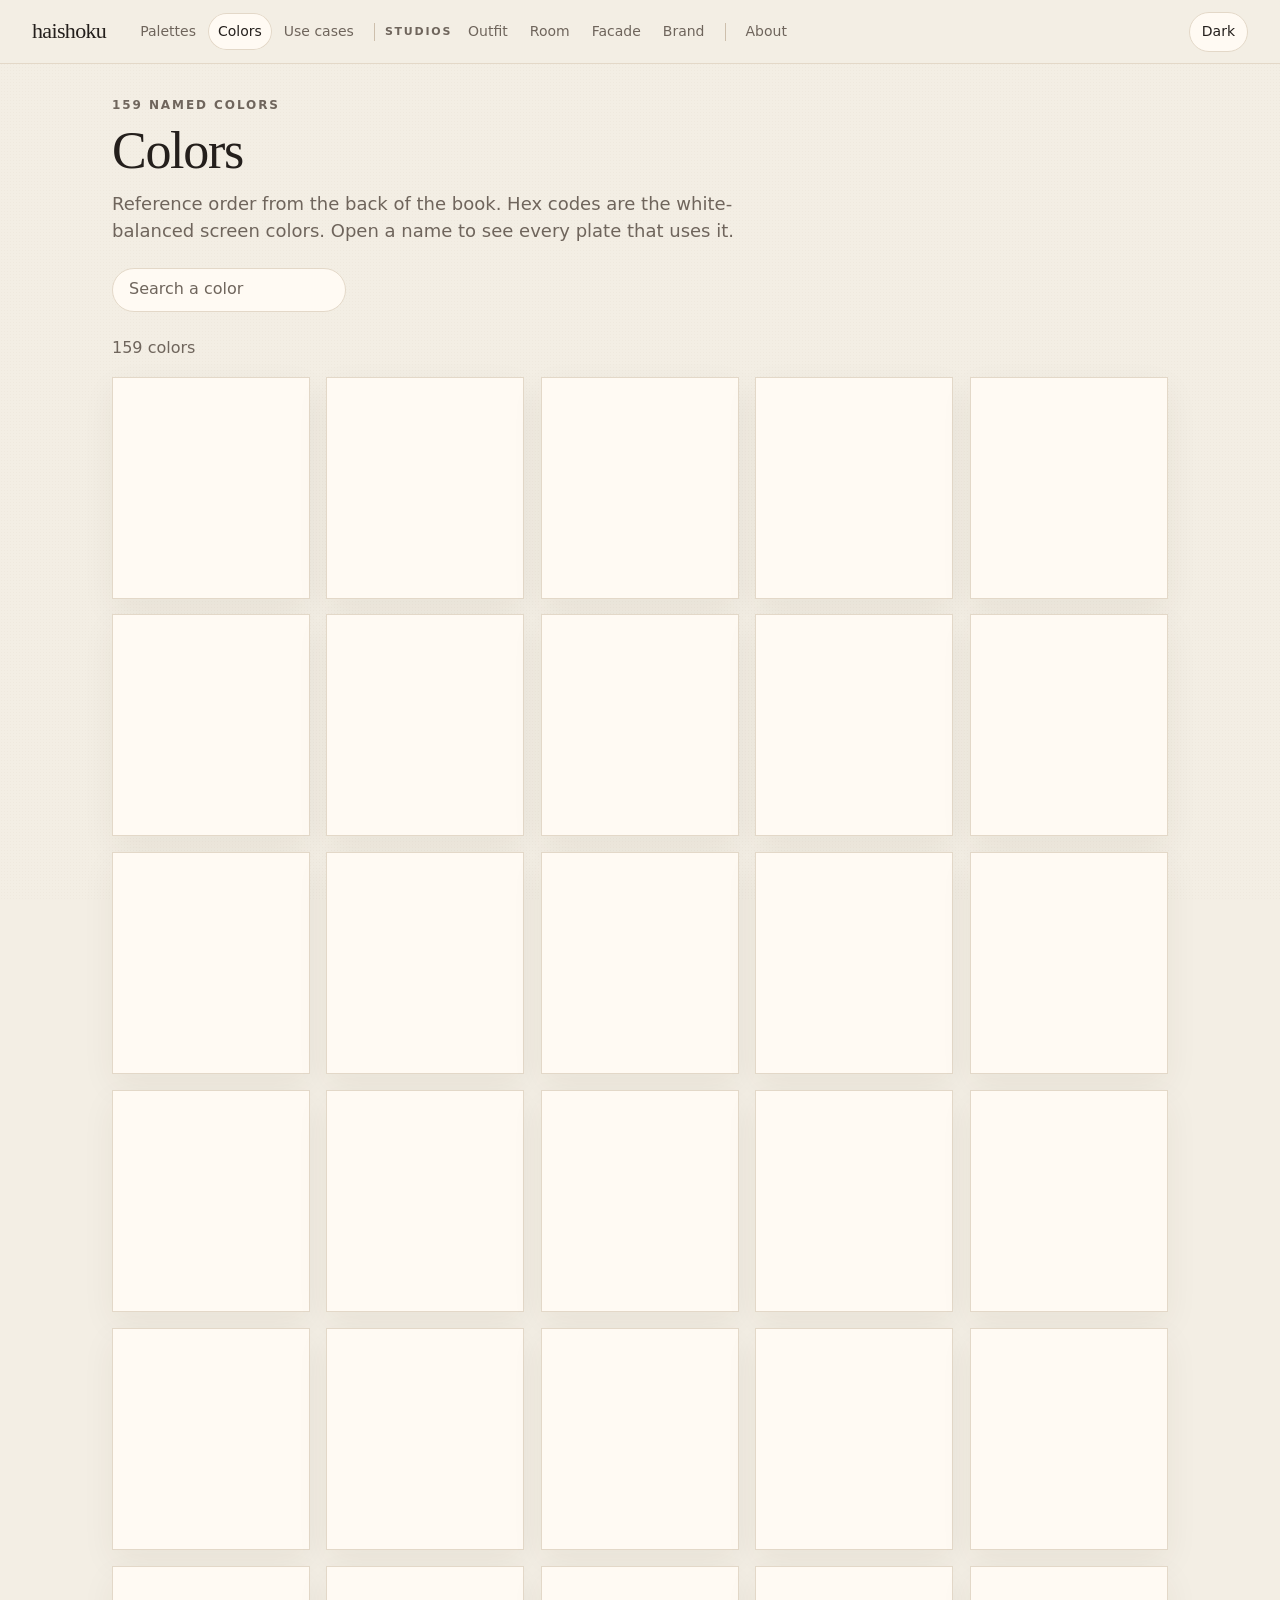
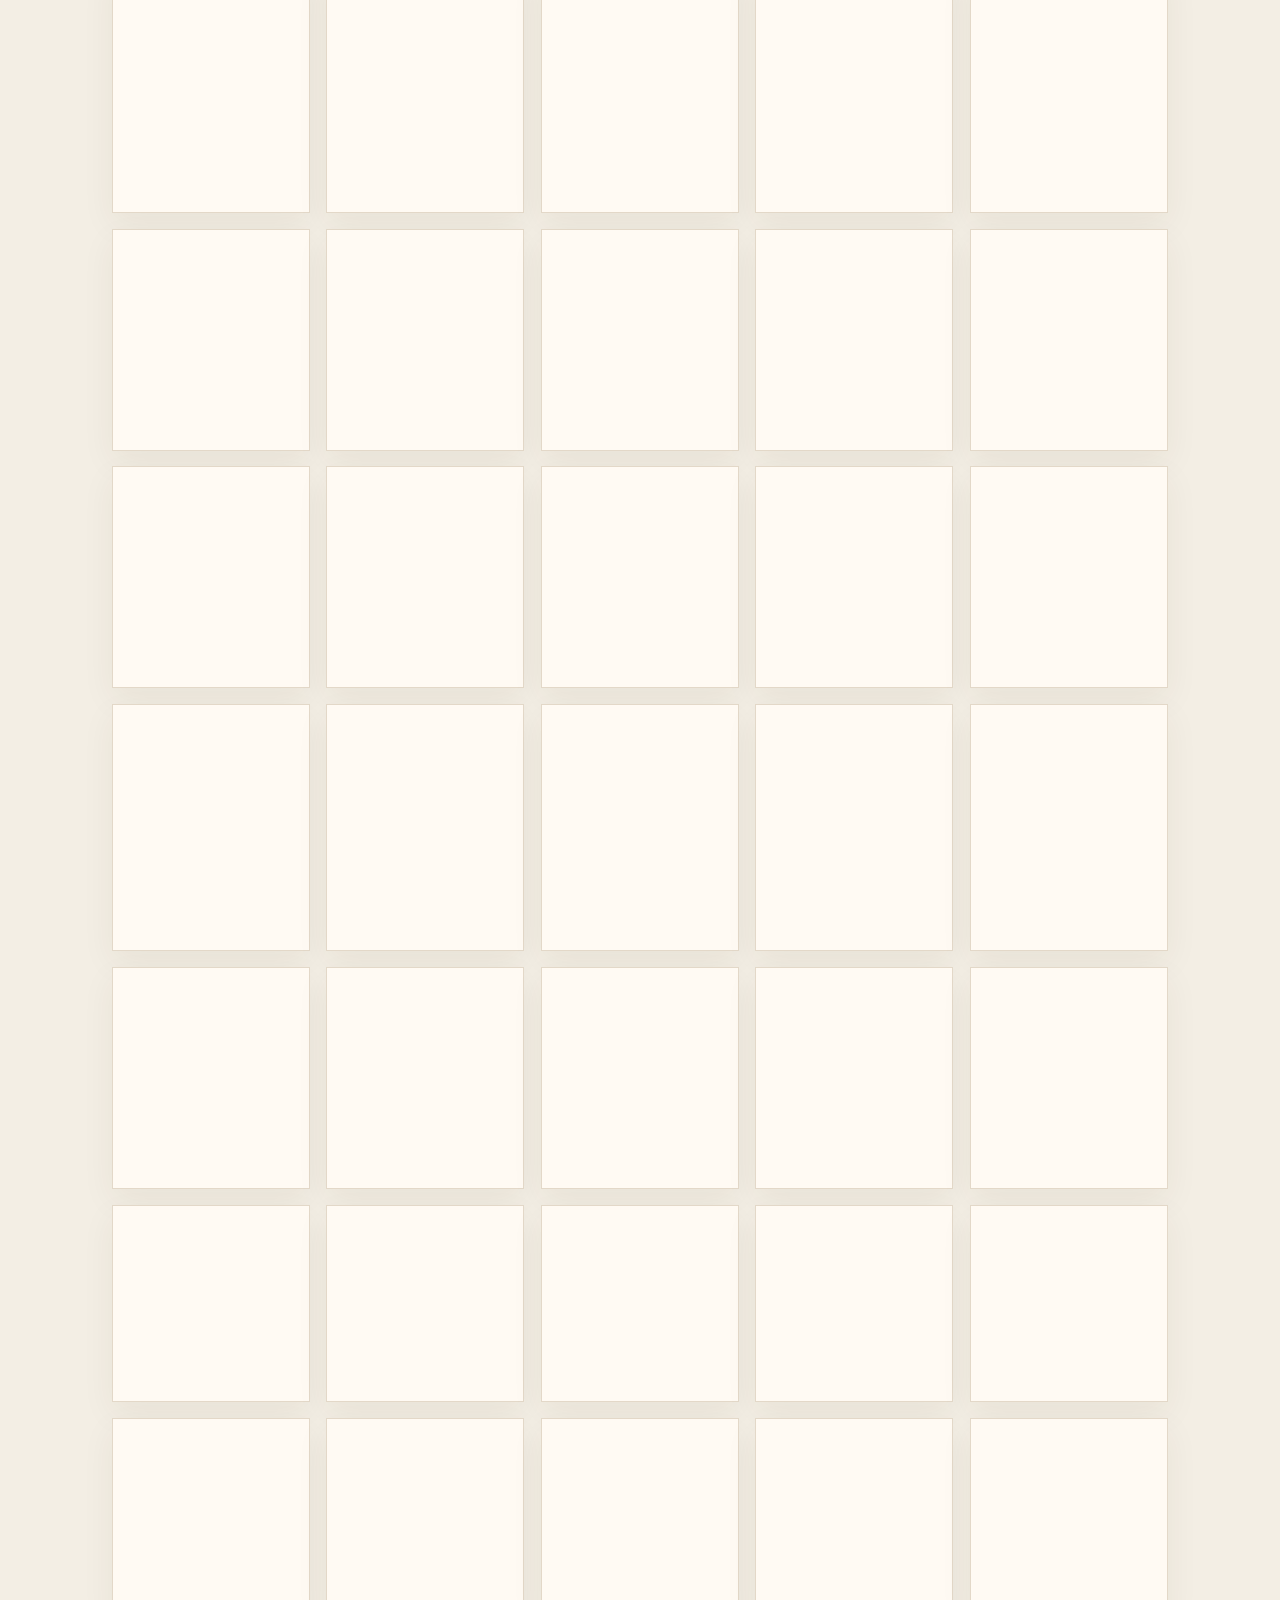
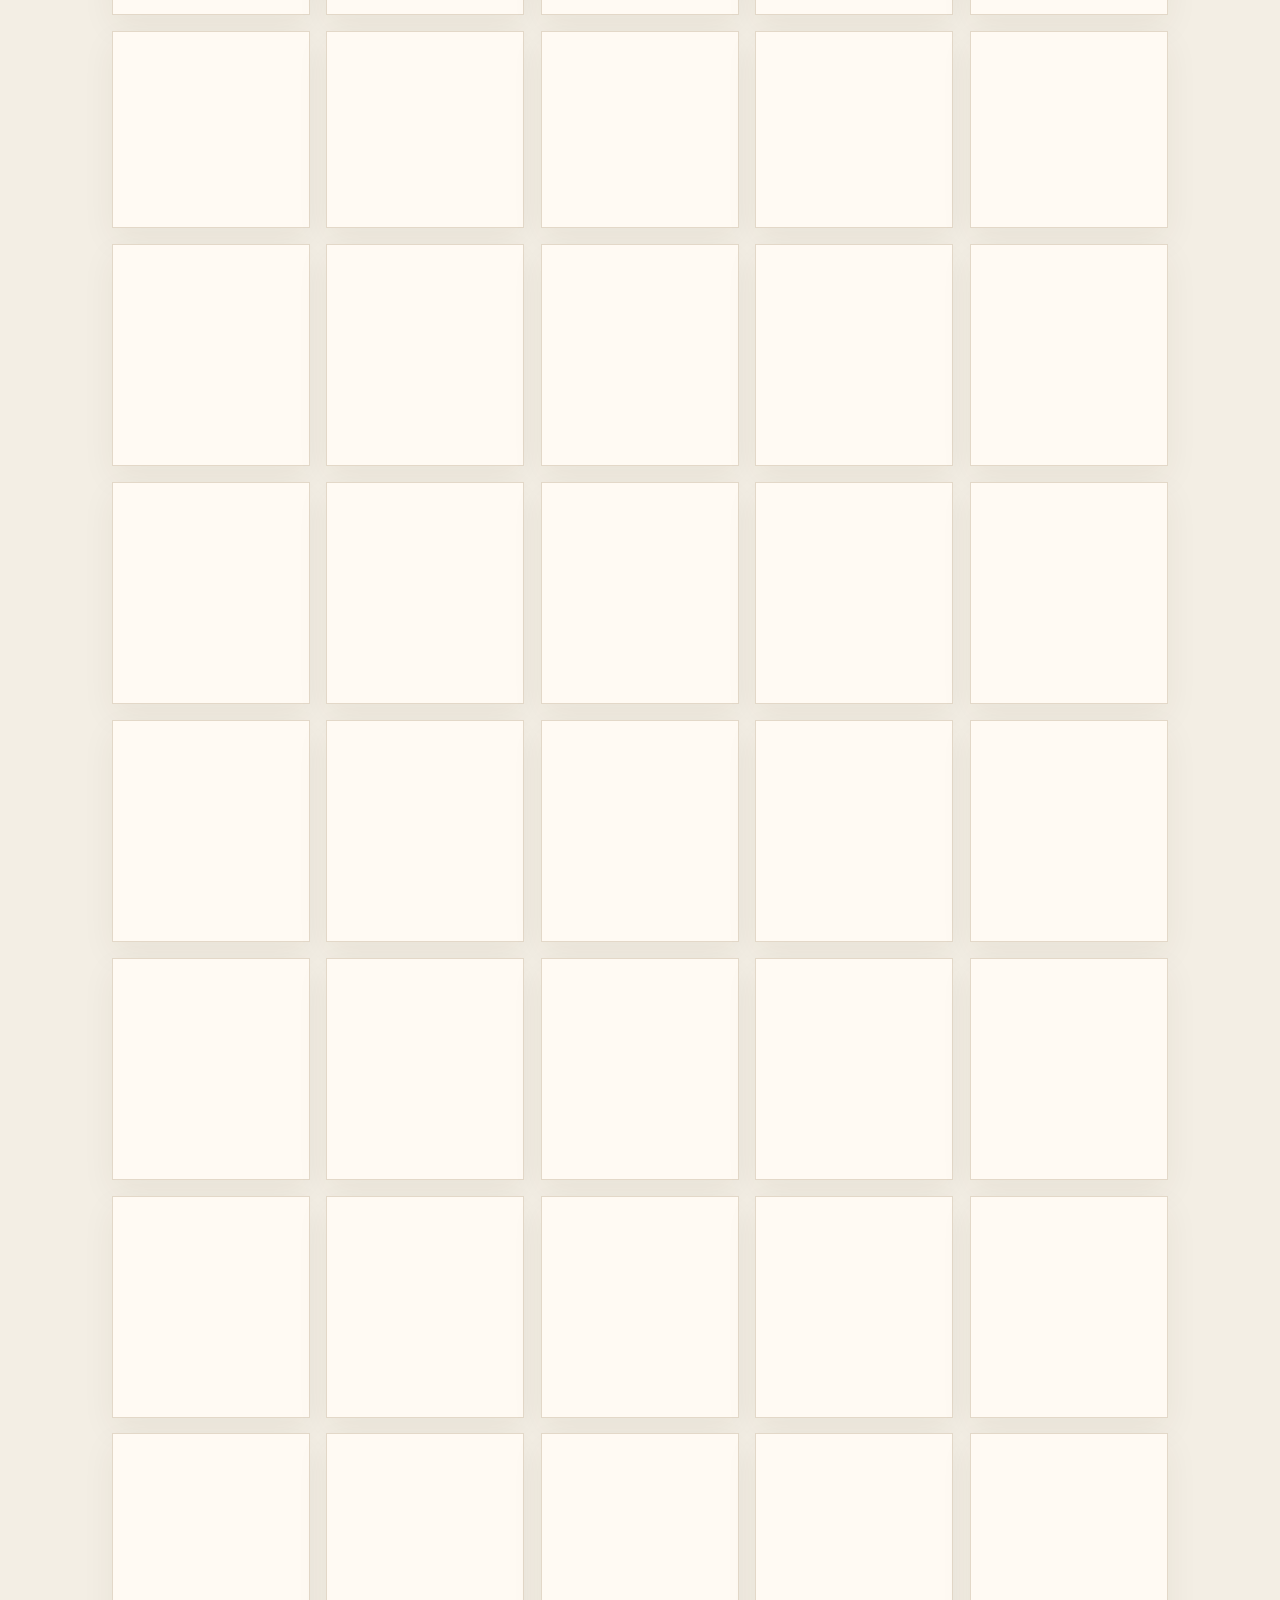
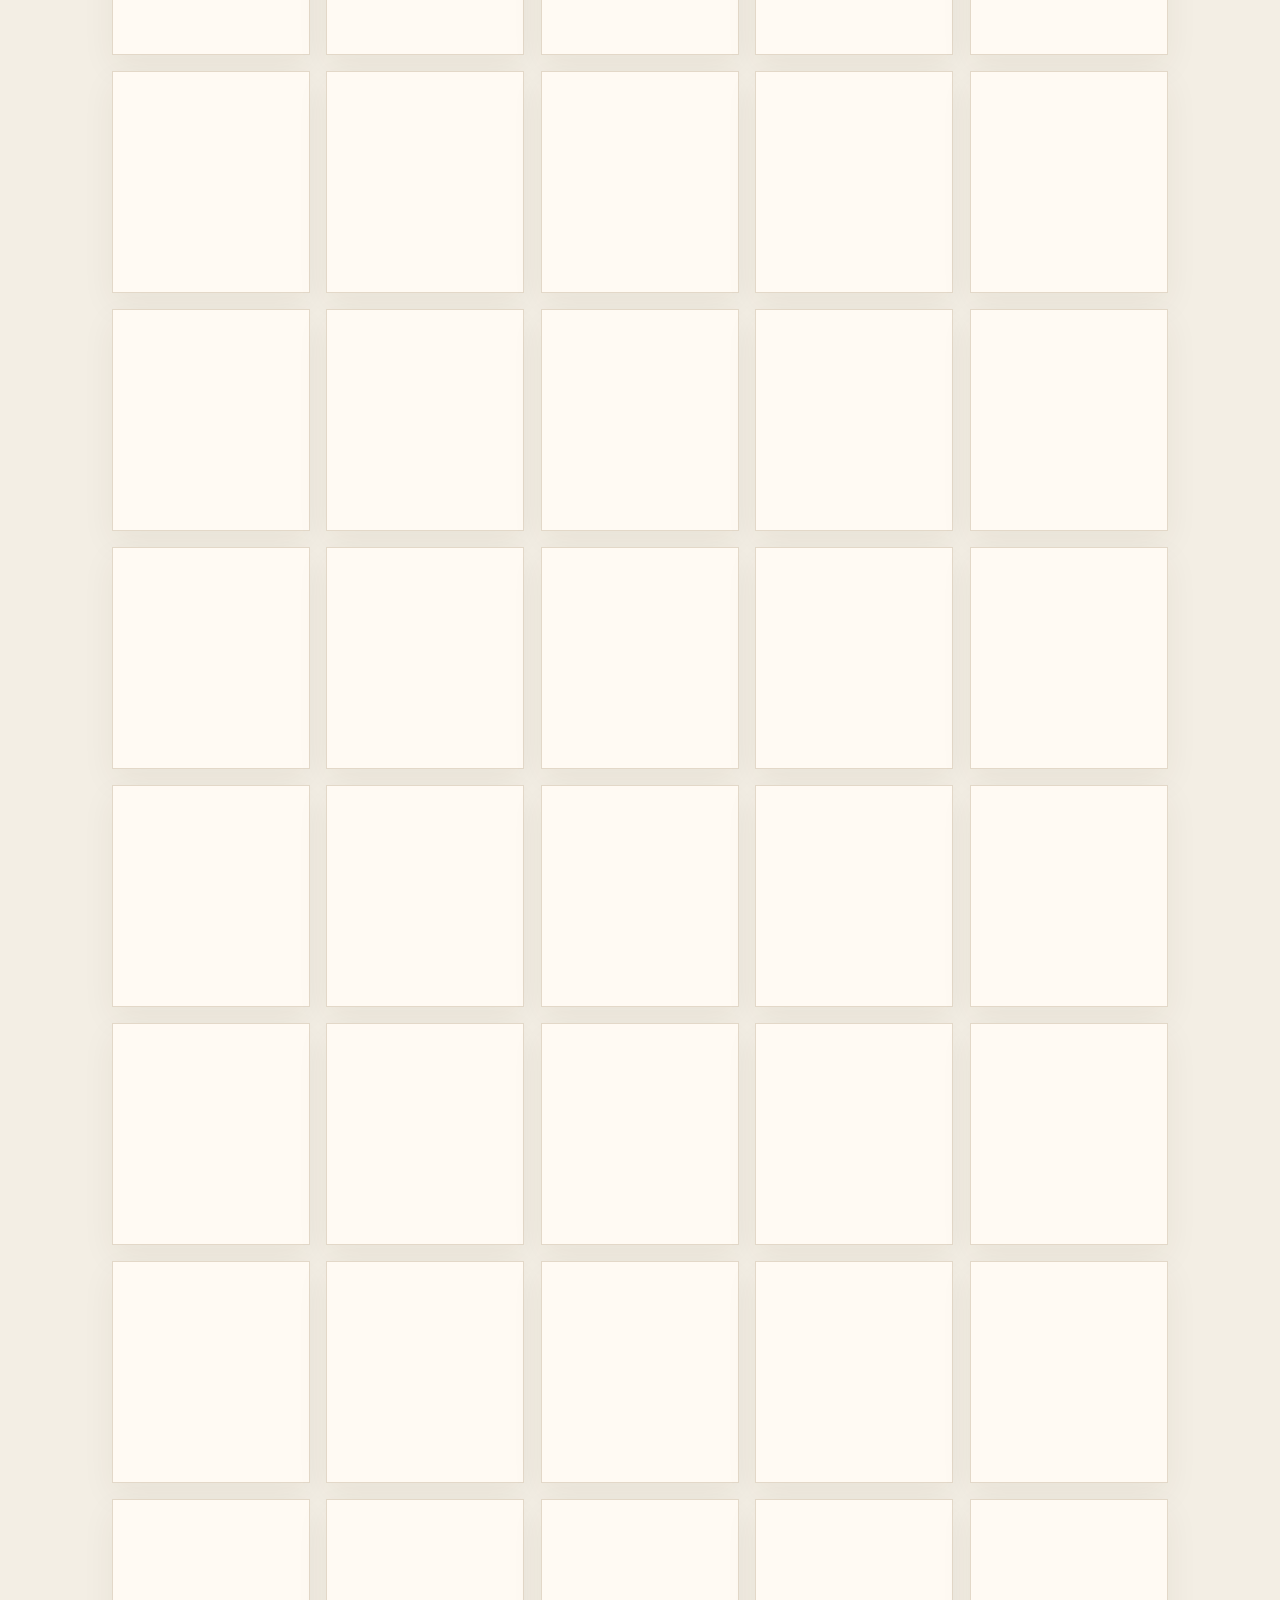
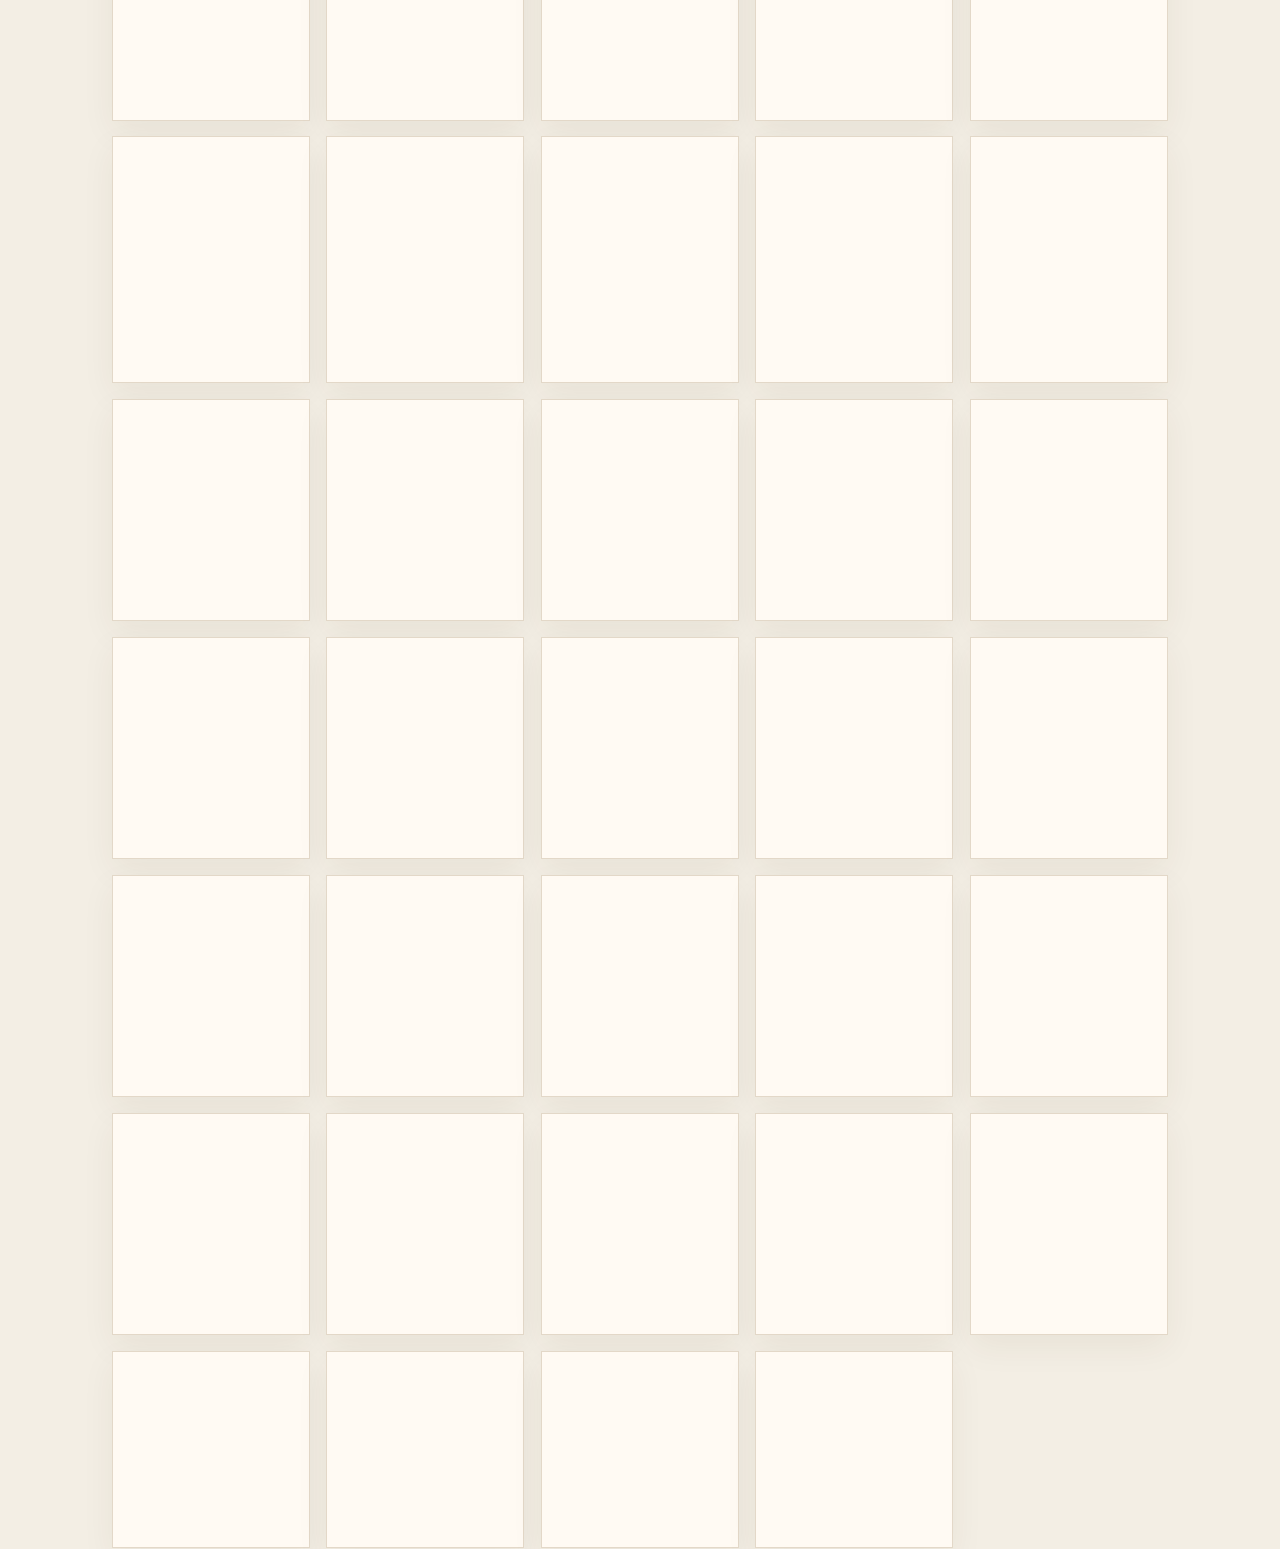
<file: viewer/colors.html>
<!doctype html>
<html lang="en">
<head>
<meta charset="utf-8">
<meta name="viewport" content="width=device-width, initial-scale=1">
<title>Haishoku colors</title>
<meta name="description" content="The 159 named colors from A Dictionary of Color Combinations.">
<link rel="icon" href="data:image/svg+xml,%3Csvg xmlns='http://www.w3.org/2000/svg' viewBox='0 0 16 16'%3E%3Crect width='8' height='16' fill='%23E45B1E'/%3E%3Crect x='8' width='8' height='16' fill='%231C93B2'/%3E%3C/svg%3E">
<link rel="stylesheet" href="css/site.css">
<script>
(function () {
  try {
    var t = localStorage.getItem("haishoku-theme");
    if (t !== "light" && t !== "dark") t = matchMedia("(prefers-color-scheme: dark)").matches ? "dark" : "light";
    document.documentElement.dataset.theme = t;
  } catch (e) {}
})();
</script>
</head>
<body>
<a class="skip" href="#app">Skip to content</a>
<header class="topbar">
  <a class="mark" href="index.html">haishoku</a>
  <nav class="desk" aria-label="Primary">
    <a href="index.html">Palettes</a>
    <a href="colors.html" aria-current="page">Colors</a>
    <a href="use-cases.html">Use cases</a>
    <span class="desk-sep" aria-hidden="true"></span>
    <span class="desk-label" aria-hidden="true">Studios</span>
    <a href="outfit.html">Outfit<span class="sr"> studio</span></a>
    <a href="room.html">Room<span class="sr"> studio</span></a>
    <a href="facade.html">Facade<span class="sr"> studio</span></a>
    <a href="brand.html">Brand<span class="sr"> studio</span></a>
    <span class="desk-sep" aria-hidden="true"></span>
    <a href="about.html">About</a>
  </nav>
  <div class="tools">
    <button type="button" class="text-btn" id="theme">Dark</button>
    <button type="button" class="icon-btn" id="menu" aria-expanded="false" aria-controls="sheet" aria-label="Open menu"><span class="burger"></span></button>
  </div>
</header>
<div class="backdrop" id="backdrop" hidden></div>
<div class="sheet" id="sheet" role="dialog" aria-modal="true" aria-label="Site menu" hidden>
  <div class="sheet-grip">
    <span class="mark">haishoku</span>
    <button type="button" class="text-btn" id="sheet-close">Close</button>
  </div>
  <p class="sheet-label" id="sheet-browse">Browse</p>
  <nav class="sheet-nav" aria-labelledby="sheet-browse">
    <a href="index.html">Palettes</a>
    <a href="colors.html" aria-current="page">Colors</a>
    <a href="use-cases.html">Use cases</a>
    <a href="about.html">About</a>
  </nav>
  <p class="sheet-label" id="sheet-studios">Studios</p>
  <nav class="sheet-nav sheet-studios" aria-labelledby="sheet-studios">
    <a href="outfit.html">Outfit studio</a>
    <a href="room.html">Room studio</a>
    <a href="facade.html">Facade</a>
    <a href="brand.html">Brand and poster</a>
  </nav>
</div>
<main id="app"></main>
<footer class="site-foot"><p>Sanzo Wada, <em>A Dictionary of Color Combinations</em>. Compiled by <a href="https://github.com/Bjoseph23">Bill Mageni</a>. Code MIT, data and studio photographs CC BY 4.0.</p></footer>
<div id="toast" role="status" aria-live="polite"></div>
<script defer src="palette-data.js"></script>
<script type="module" src="js/pages/colors.js"></script>
</body>
</html>
</file>
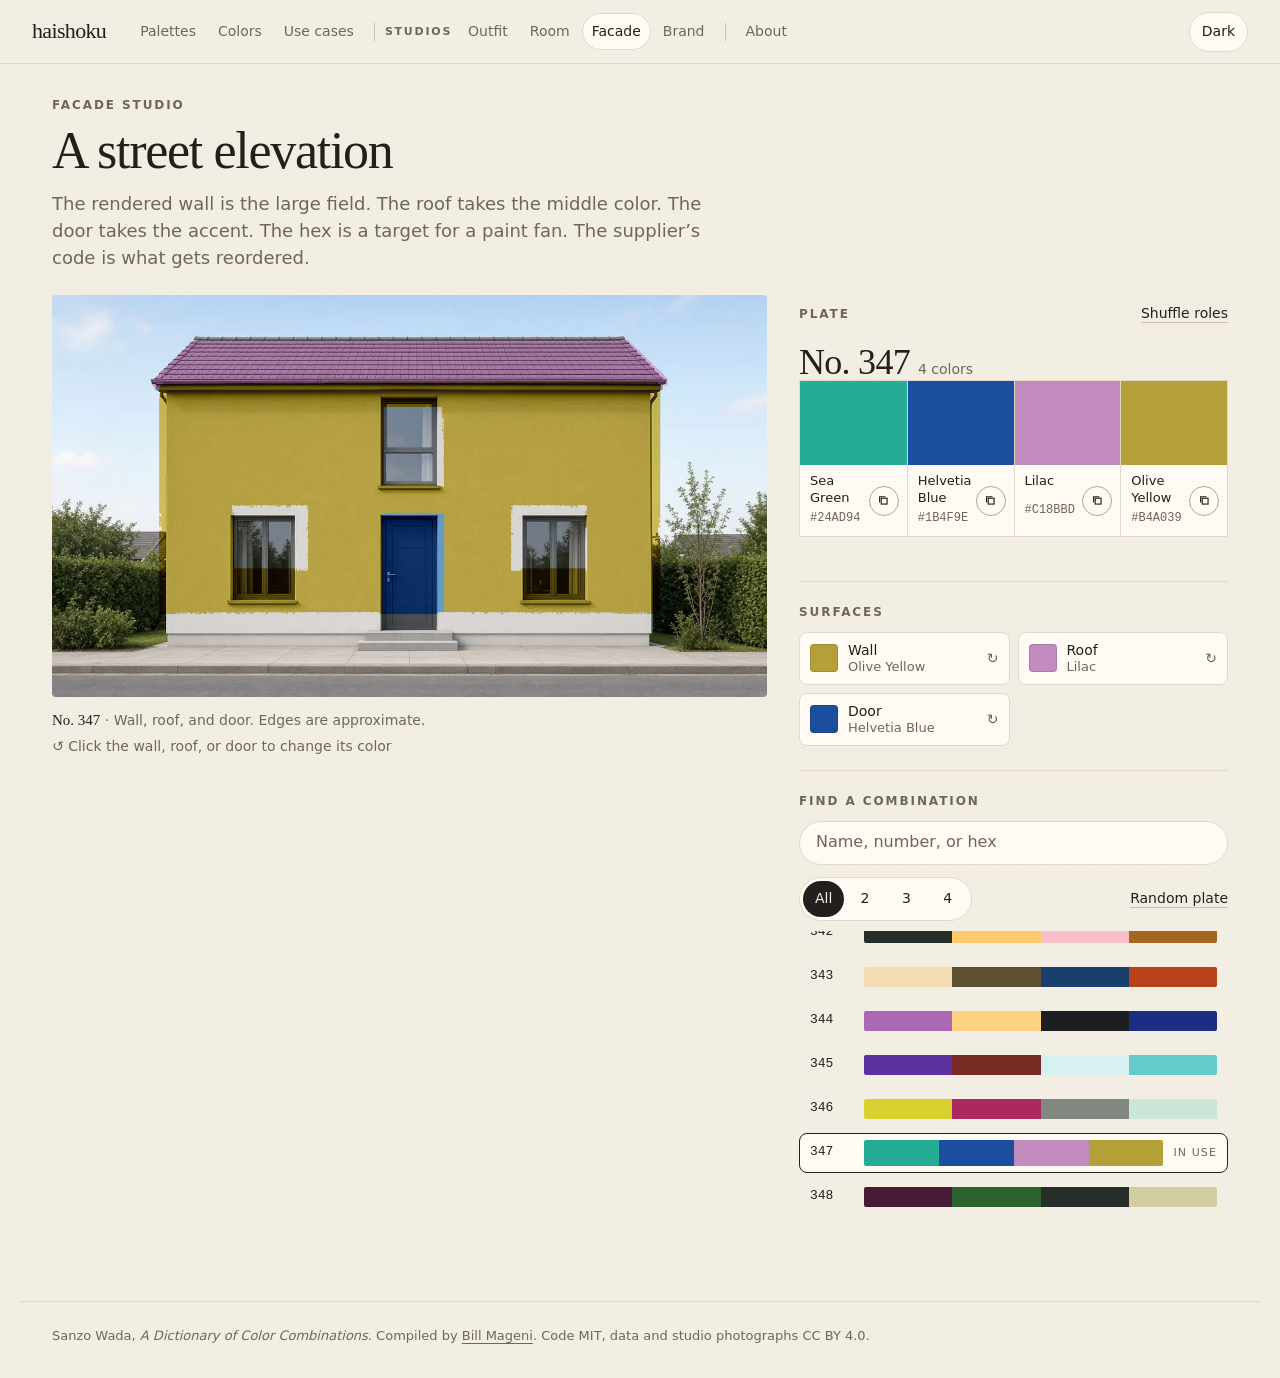
<file: viewer/facade.html>
<!doctype html>
<html lang="en">
<head>
<meta charset="utf-8">
<meta name="viewport" content="width=device-width, initial-scale=1">
<title>Facade — Haishoku</title>
<meta name="description" content="Try a Wada color combination on a house facade.">
<link rel="icon" href="data:image/svg+xml,%3Csvg xmlns='http://www.w3.org/2000/svg' viewBox='0 0 16 16'%3E%3Crect width='8' height='16' fill='%23E45B1E'/%3E%3Crect x='8' width='8' height='16' fill='%231C93B2'/%3E%3C/svg%3E">
<link rel="stylesheet" href="css/site.css">
<script>
(function () {
  try {
    var t = localStorage.getItem("haishoku-theme");
    if (t !== "light" && t !== "dark") t = matchMedia("(prefers-color-scheme: dark)").matches ? "dark" : "light";
    document.documentElement.dataset.theme = t;
  } catch (e) {}
})();
</script>
</head>
<body>
<a class="skip" href="#app">Skip to content</a>
<header class="topbar">
  <a class="mark" href="index.html">haishoku</a>
  <nav class="desk" aria-label="Primary">
    <a href="index.html">Palettes</a>
    <a href="colors.html">Colors</a>
    <a href="use-cases.html">Use cases</a>
    <span class="desk-sep" aria-hidden="true"></span>
    <span class="desk-label" aria-hidden="true">Studios</span>
    <a href="outfit.html">Outfit<span class="sr"> studio</span></a>
    <a href="room.html">Room<span class="sr"> studio</span></a>
    <a href="facade.html" aria-current="page">Facade<span class="sr"> studio</span></a>
    <a href="brand.html">Brand<span class="sr"> studio</span></a>
    <span class="desk-sep" aria-hidden="true"></span>
    <a href="about.html">About</a>
  </nav>
  <div class="tools">
    <button type="button" class="text-btn" id="theme">Dark</button>
    <button type="button" class="icon-btn" id="menu" aria-expanded="false" aria-controls="sheet" aria-label="Open menu"><span class="burger"></span></button>
  </div>
</header>
<div class="backdrop" id="backdrop" hidden></div>
<div class="sheet" id="sheet" role="dialog" aria-modal="true" aria-label="Site menu" hidden>
  <div class="sheet-grip">
    <span class="mark">haishoku</span>
    <button type="button" class="text-btn" id="sheet-close">Close</button>
  </div>
  <p class="sheet-label" id="sheet-browse">Browse</p>
  <nav class="sheet-nav" aria-labelledby="sheet-browse">
    <a href="index.html">Palettes</a>
    <a href="colors.html">Colors</a>
    <a href="use-cases.html">Use cases</a>
    <a href="about.html">About</a>
  </nav>
  <p class="sheet-label" id="sheet-studios">Studios</p>
  <nav class="sheet-nav sheet-studios" aria-labelledby="sheet-studios">
    <a href="outfit.html">Outfit studio</a>
    <a href="room.html">Room studio</a>
    <a href="facade.html" aria-current="page">Facade</a>
    <a href="brand.html">Brand and poster</a>
  </nav>
</div>
<main id="app" class="wide"></main>
<footer class="site-foot"><p>Sanzo Wada, <em>A Dictionary of Color Combinations</em>. Compiled by <a href="https://github.com/Bjoseph23">Bill Mageni</a>. Code MIT, data and studio photographs CC BY 4.0.</p></footer>
<div id="toast" role="status" aria-live="polite"></div>
<script defer src="palette-data.js"></script>
<script type="module" src="js/pages/facade.js"></script>
</body>
</html>
</file>
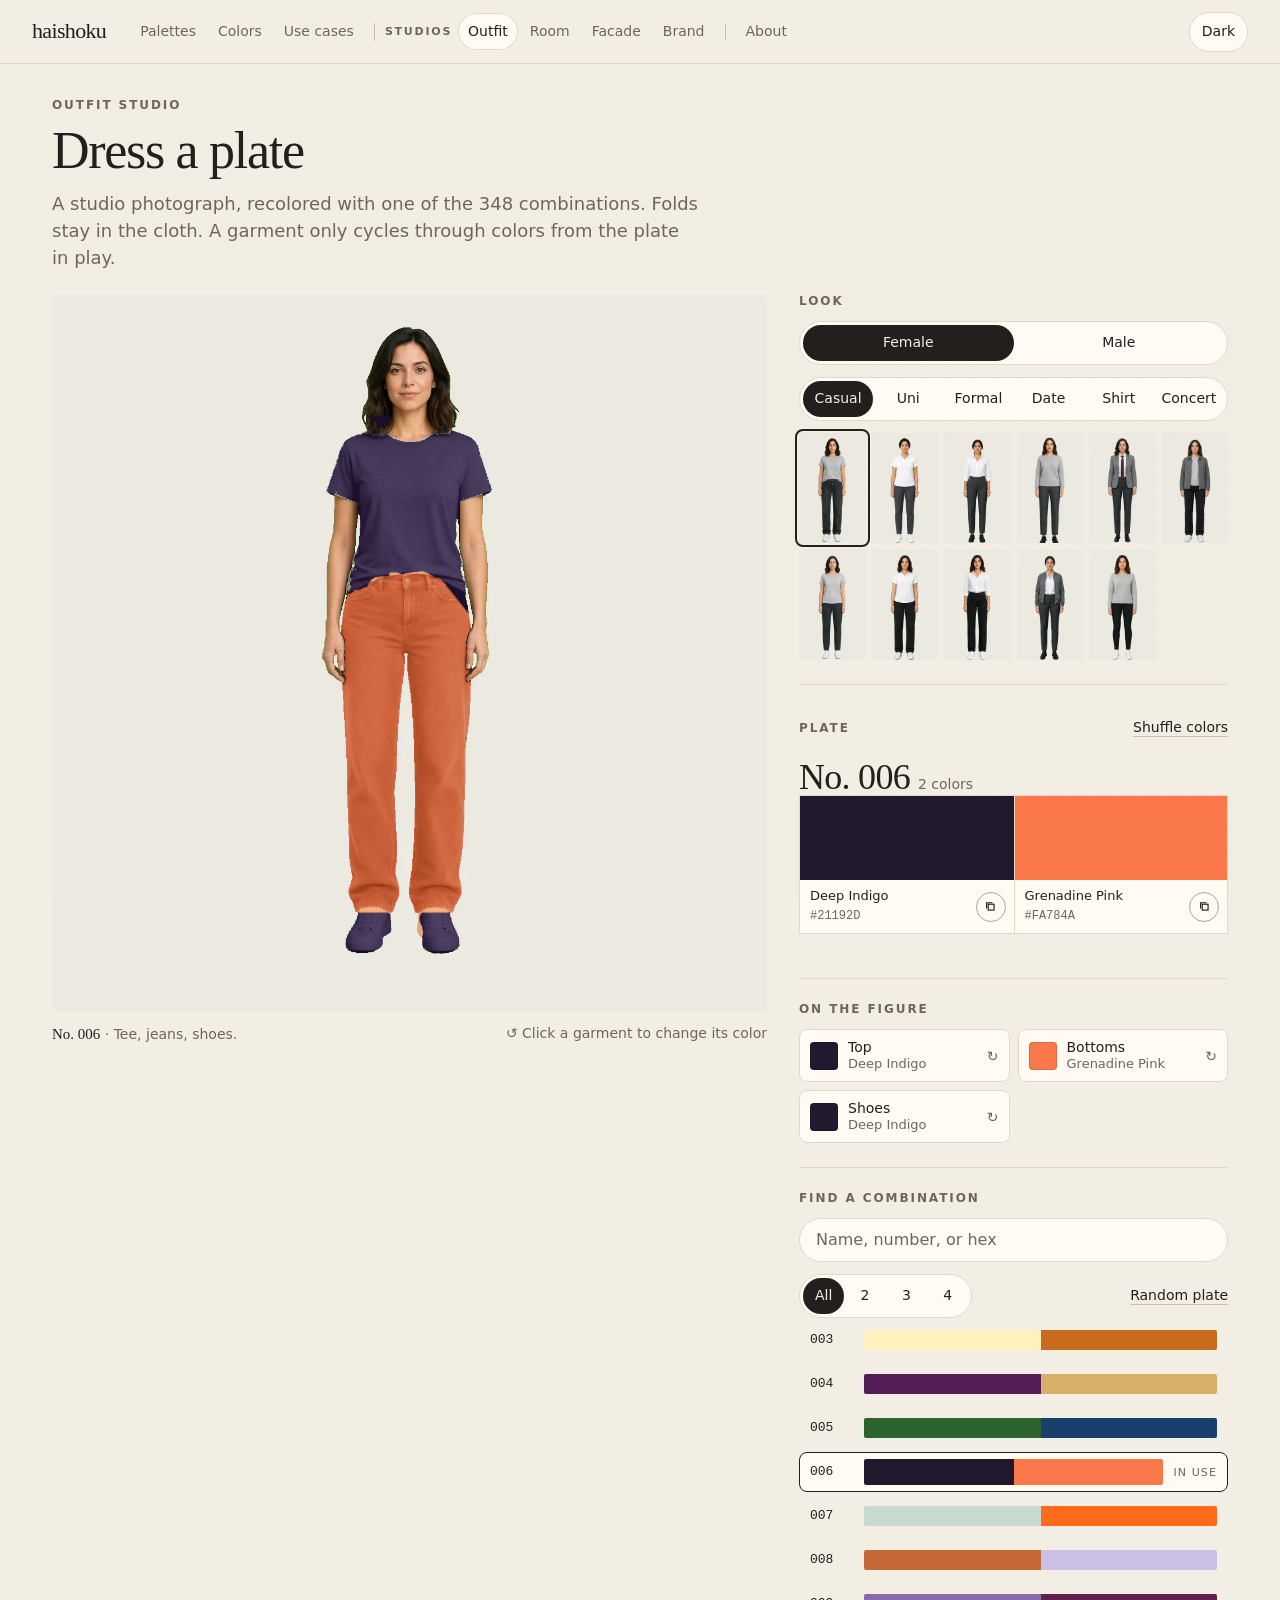
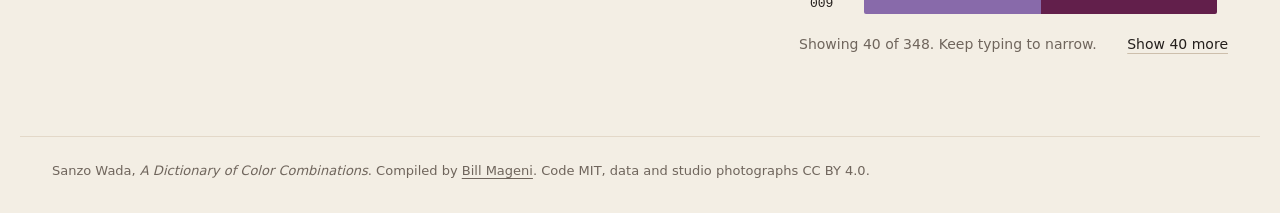
<file: viewer/outfit.html>
<!doctype html>
<html lang="en">
<head>
<meta charset="utf-8">
<meta name="viewport" content="width=device-width, initial-scale=1">
<title>Outfit studio — Haishoku</title>
<meta name="description" content="Try a Wada color combination on a set of clothes.">
<link rel="icon" href="data:image/svg+xml,%3Csvg xmlns='http://www.w3.org/2000/svg' viewBox='0 0 16 16'%3E%3Crect width='8' height='16' fill='%23E45B1E'/%3E%3Crect x='8' width='8' height='16' fill='%231C93B2'/%3E%3C/svg%3E">
<link rel="stylesheet" href="css/site.css">
<script>
(function () {
  try {
    var t = localStorage.getItem("haishoku-theme");
    if (t !== "light" && t !== "dark") t = matchMedia("(prefers-color-scheme: dark)").matches ? "dark" : "light";
    document.documentElement.dataset.theme = t;
  } catch (e) {}
})();
</script>
</head>
<body>
<a class="skip" href="#app">Skip to content</a>
<header class="topbar">
  <a class="mark" href="index.html">haishoku</a>
  <nav class="desk" aria-label="Primary">
    <a href="index.html">Palettes</a>
    <a href="colors.html">Colors</a>
    <a href="use-cases.html">Use cases</a>
    <span class="desk-sep" aria-hidden="true"></span>
    <span class="desk-label" aria-hidden="true">Studios</span>
    <a href="outfit.html" aria-current="page">Outfit<span class="sr"> studio</span></a>
    <a href="room.html">Room<span class="sr"> studio</span></a>
    <a href="facade.html">Facade<span class="sr"> studio</span></a>
    <a href="brand.html">Brand<span class="sr"> studio</span></a>
    <span class="desk-sep" aria-hidden="true"></span>
    <a href="about.html">About</a>
  </nav>
  <div class="tools">
    <button type="button" class="text-btn" id="theme">Dark</button>
    <button type="button" class="icon-btn" id="menu" aria-expanded="false" aria-controls="sheet" aria-label="Open menu"><span class="burger"></span></button>
  </div>
</header>
<div class="backdrop" id="backdrop" hidden></div>
<div class="sheet" id="sheet" role="dialog" aria-modal="true" aria-label="Site menu" hidden>
  <div class="sheet-grip">
    <span class="mark">haishoku</span>
    <button type="button" class="text-btn" id="sheet-close">Close</button>
  </div>
  <p class="sheet-label" id="sheet-browse">Browse</p>
  <nav class="sheet-nav" aria-labelledby="sheet-browse">
    <a href="index.html">Palettes</a>
    <a href="colors.html">Colors</a>
    <a href="use-cases.html">Use cases</a>
    <a href="about.html">About</a>
  </nav>
  <p class="sheet-label" id="sheet-studios">Studios</p>
  <nav class="sheet-nav sheet-studios" aria-labelledby="sheet-studios">
    <a href="outfit.html" aria-current="page">Outfit studio</a>
    <a href="room.html">Room studio</a>
    <a href="facade.html">Facade</a>
    <a href="brand.html">Brand and poster</a>
  </nav>
</div>
<main id="app" class="wide"></main>
<footer class="site-foot"><p>Sanzo Wada, <em>A Dictionary of Color Combinations</em>. Compiled by <a href="https://github.com/Bjoseph23">Bill Mageni</a>. Code MIT, data and studio photographs CC BY 4.0.</p></footer>
<div id="toast" role="status" aria-live="polite"></div>
<script defer src="palette-data.js"></script>
<script type="module" src="js/pages/outfit.js"></script>
</body>
</html>
</file>
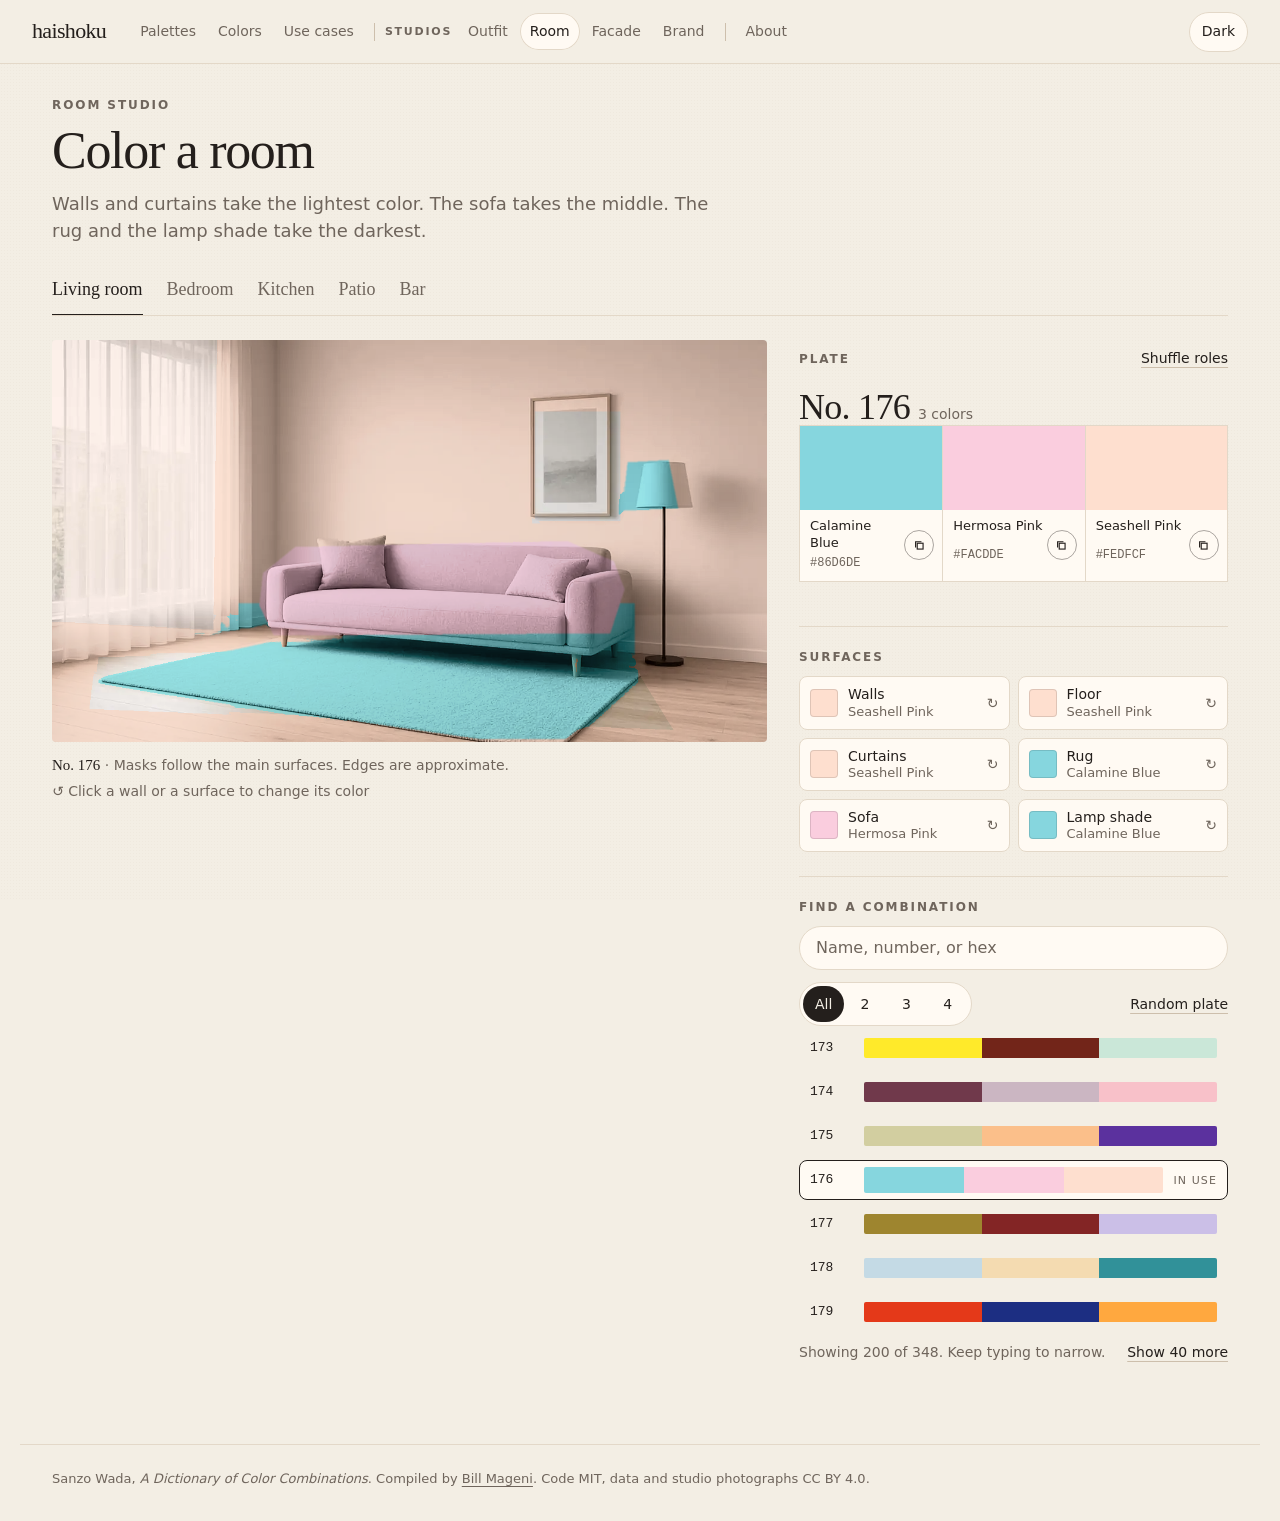
<file: viewer/room.html>
<!doctype html>
<html lang="en">
<head>
<meta charset="utf-8">
<meta name="viewport" content="width=device-width, initial-scale=1">
<title>Room studio — Haishoku</title>
<meta name="description" content="Try a Wada color combination in five rooms.">
<link rel="icon" href="data:image/svg+xml,%3Csvg xmlns='http://www.w3.org/2000/svg' viewBox='0 0 16 16'%3E%3Crect width='8' height='16' fill='%23E45B1E'/%3E%3Crect x='8' width='8' height='16' fill='%231C93B2'/%3E%3C/svg%3E">
<link rel="stylesheet" href="css/site.css">
<script>
(function () {
  try {
    var t = localStorage.getItem("haishoku-theme");
    if (t !== "light" && t !== "dark") t = matchMedia("(prefers-color-scheme: dark)").matches ? "dark" : "light";
    document.documentElement.dataset.theme = t;
  } catch (e) {}
})();
</script>
</head>
<body>
<a class="skip" href="#app">Skip to content</a>
<header class="topbar">
  <a class="mark" href="index.html">haishoku</a>
  <nav class="desk" aria-label="Primary">
    <a href="index.html">Palettes</a>
    <a href="colors.html">Colors</a>
    <a href="use-cases.html">Use cases</a>
    <span class="desk-sep" aria-hidden="true"></span>
    <span class="desk-label" aria-hidden="true">Studios</span>
    <a href="outfit.html">Outfit<span class="sr"> studio</span></a>
    <a href="room.html" aria-current="page">Room<span class="sr"> studio</span></a>
    <a href="facade.html">Facade<span class="sr"> studio</span></a>
    <a href="brand.html">Brand<span class="sr"> studio</span></a>
    <span class="desk-sep" aria-hidden="true"></span>
    <a href="about.html">About</a>
  </nav>
  <div class="tools">
    <button type="button" class="text-btn" id="theme">Dark</button>
    <button type="button" class="icon-btn" id="menu" aria-expanded="false" aria-controls="sheet" aria-label="Open menu"><span class="burger"></span></button>
  </div>
</header>
<div class="backdrop" id="backdrop" hidden></div>
<div class="sheet" id="sheet" role="dialog" aria-modal="true" aria-label="Site menu" hidden>
  <div class="sheet-grip">
    <span class="mark">haishoku</span>
    <button type="button" class="text-btn" id="sheet-close">Close</button>
  </div>
  <p class="sheet-label" id="sheet-browse">Browse</p>
  <nav class="sheet-nav" aria-labelledby="sheet-browse">
    <a href="index.html">Palettes</a>
    <a href="colors.html">Colors</a>
    <a href="use-cases.html">Use cases</a>
    <a href="about.html">About</a>
  </nav>
  <p class="sheet-label" id="sheet-studios">Studios</p>
  <nav class="sheet-nav sheet-studios" aria-labelledby="sheet-studios">
    <a href="outfit.html">Outfit studio</a>
    <a href="room.html" aria-current="page">Room studio</a>
    <a href="facade.html">Facade</a>
    <a href="brand.html">Brand and poster</a>
  </nav>
</div>
<main id="app" class="wide"></main>
<footer class="site-foot"><p>Sanzo Wada, <em>A Dictionary of Color Combinations</em>. Compiled by <a href="https://github.com/Bjoseph23">Bill Mageni</a>. Code MIT, data and studio photographs CC BY 4.0.</p></footer>
<div id="toast" role="status" aria-live="polite"></div>
<script defer src="palette-data.js"></script>
<script type="module" src="js/pages/room.js"></script>
</body>
</html>
</file>
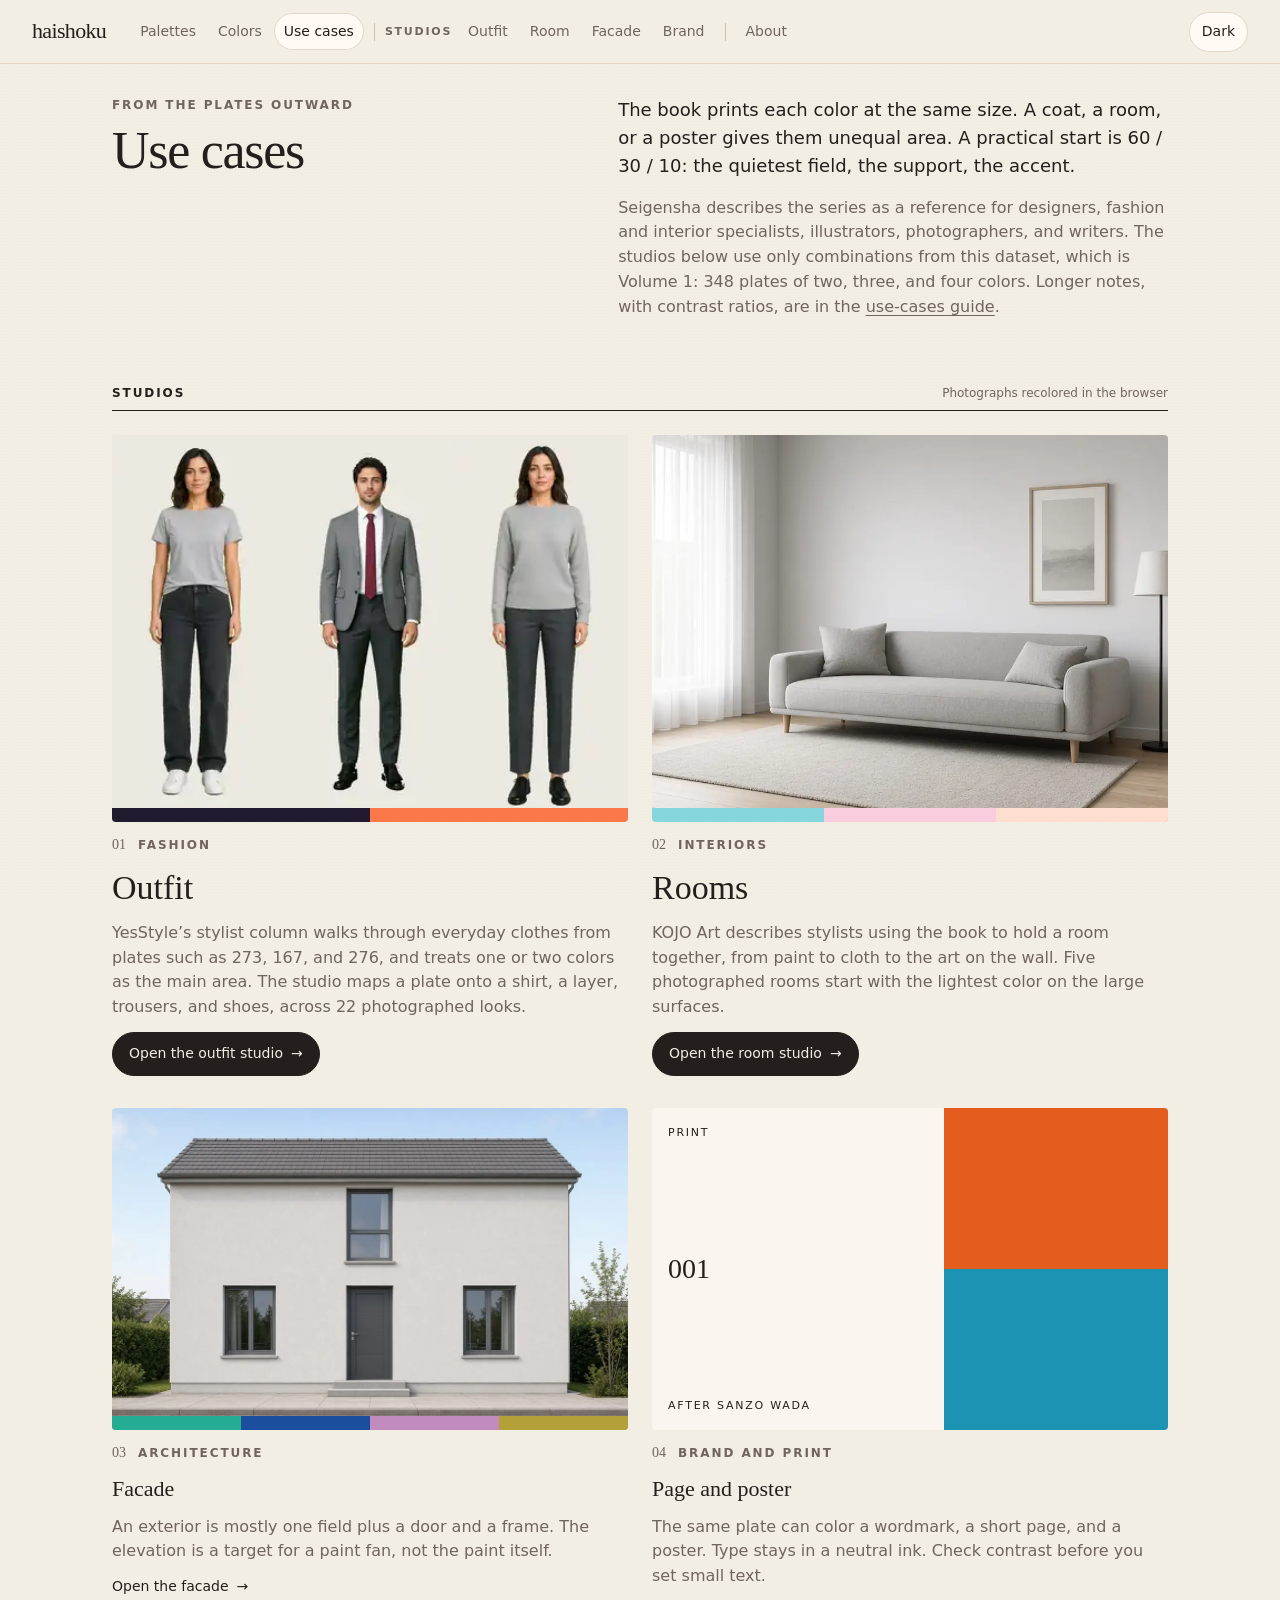
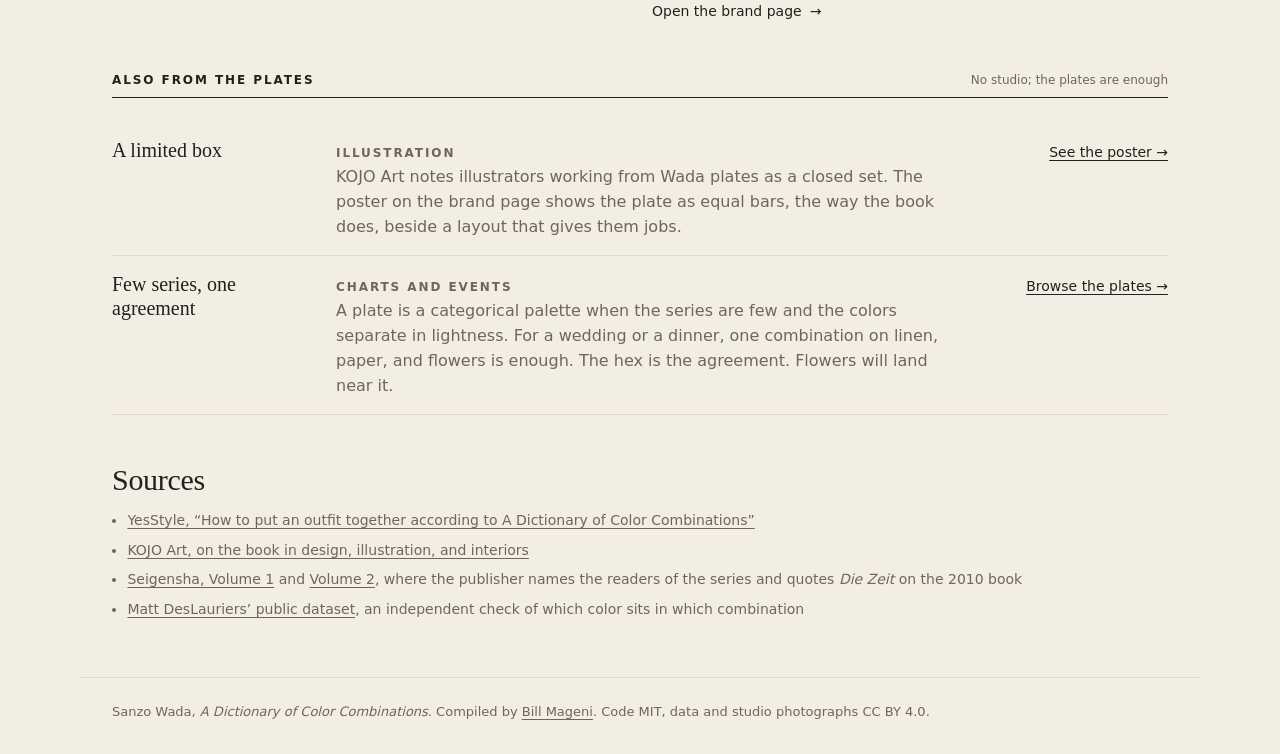
<file: viewer/use-cases.html>
<!doctype html>
<html lang="en">
<head>
<meta charset="utf-8">
<meta name="viewport" content="width=device-width, initial-scale=1">
<title>Use cases — Haishoku</title>
<meta name="description" content="How people use Sanzo Wada’s color combinations: clothes, rooms, buildings, brands, and print.">
<link rel="icon" href="data:image/svg+xml,%3Csvg xmlns='http://www.w3.org/2000/svg' viewBox='0 0 16 16'%3E%3Crect width='8' height='16' fill='%23E45B1E'/%3E%3Crect x='8' width='8' height='16' fill='%231C93B2'/%3E%3C/svg%3E">
<link rel="stylesheet" href="css/site.css">
<script>
(function () {
  try {
    var t = localStorage.getItem("haishoku-theme");
    if (t !== "light" && t !== "dark") t = matchMedia("(prefers-color-scheme: dark)").matches ? "dark" : "light";
    document.documentElement.dataset.theme = t;
  } catch (e) {}
})();
</script>
</head>
<body>
<a class="skip" href="#app">Skip to content</a>
<header class="topbar">
  <a class="mark" href="index.html">haishoku</a>
  <nav class="desk" aria-label="Primary">
    <a href="index.html">Palettes</a>
    <a href="colors.html">Colors</a>
    <a href="use-cases.html" aria-current="page">Use cases</a>
    <span class="desk-sep" aria-hidden="true"></span>
    <span class="desk-label" aria-hidden="true">Studios</span>
    <a href="outfit.html">Outfit<span class="sr"> studio</span></a>
    <a href="room.html">Room<span class="sr"> studio</span></a>
    <a href="facade.html">Facade<span class="sr"> studio</span></a>
    <a href="brand.html">Brand<span class="sr"> studio</span></a>
    <span class="desk-sep" aria-hidden="true"></span>
    <a href="about.html">About</a>
  </nav>
  <div class="tools">
    <button type="button" class="text-btn" id="theme">Dark</button>
    <button type="button" class="icon-btn" id="menu" aria-expanded="false" aria-controls="sheet" aria-label="Open menu"><span class="burger"></span></button>
  </div>
</header>
<div class="backdrop" id="backdrop" hidden></div>
<div class="sheet" id="sheet" role="dialog" aria-modal="true" aria-label="Site menu" hidden>
  <div class="sheet-grip">
    <span class="mark">haishoku</span>
    <button type="button" class="text-btn" id="sheet-close">Close</button>
  </div>
  <p class="sheet-label" id="sheet-browse">Browse</p>
  <nav class="sheet-nav" aria-labelledby="sheet-browse">
    <a href="index.html">Palettes</a>
    <a href="colors.html">Colors</a>
    <a href="use-cases.html" aria-current="page">Use cases</a>
    <a href="about.html">About</a>
  </nav>
  <p class="sheet-label" id="sheet-studios">Studios</p>
  <nav class="sheet-nav sheet-studios" aria-labelledby="sheet-studios">
    <a href="outfit.html">Outfit studio</a>
    <a href="room.html">Room studio</a>
    <a href="facade.html">Facade</a>
    <a href="brand.html">Brand and poster</a>
  </nav>
</div>
<main id="app">
  <header class="hub-head">
    <div>
      <p class="kicker">From the plates outward</p>
      <h1>Use cases</h1>
    </div>
    <div class="prose">
      <p>The book prints each color at the same size. A coat, a room, or a poster gives them unequal area. A practical start is 60 / 30 / 10: the quietest field, the support, the accent.</p>
      <p>Seigensha describes the series as a reference for designers, fashion and interior specialists, illustrators, photographers, and writers. The studios below use only combinations from this dataset, which is Volume 1: 348 plates of two, three, and four colors. Longer notes, with contrast ratios, are in the <a href="https://github.com/Bjoseph23/haishoku/blob/main/docs/USE_CASES.md">use-cases guide</a>.</p>
    </div>
  </header>

  <div class="section-label"><h2 class="kicker">Studios</h2><span>Photographs recolored in the browser</span></div>
  <div class="entries">
    <article class="entry lead">
      <a class="entry-media entry-trio" href="outfit.html" tabindex="-1" aria-hidden="true">
        <img src="assets/looks/f-tee-jeans-thumb.webp" alt="" width="200" height="356">
        <img src="assets/looks/m-blazer-thumb.webp" alt="" width="200" height="356">
        <img src="assets/looks/f-knit-trousers-thumb.webp" alt="" width="200" height="356">
        <span class="entry-strip" aria-hidden="true"><i style="background:#21192D"></i><i style="background:#FA784A"></i></span>
      </a>
      <div class="entry-title"><span class="entry-num">01</span><p class="kicker">Fashion</p></div>
      <h3><a href="outfit.html">Outfit</a></h3>
      <p>YesStyle’s stylist column walks through everyday clothes from plates such as 273, 167, and 276, and treats one or two colors as the main area. The studio maps a plate onto a shirt, a layer, trousers, and shoes, across 22 photographed looks.</p>
      <a class="btn" href="outfit.html">Open the outfit studio <span class="arrow" aria-hidden="true">→</span></a>
    </article>
    <article class="entry lead">
      <a class="entry-media" href="room.html" tabindex="-1" aria-hidden="true">
        <img src="assets/rooms/living.webp" alt="" width="1200" height="675">
        <span class="entry-strip" aria-hidden="true"><i style="background:#86D6DE"></i><i style="background:#FACDDE"></i><i style="background:#FEDFCF"></i></span>
      </a>
      <div class="entry-title"><span class="entry-num">02</span><p class="kicker">Interiors</p></div>
      <h3><a href="room.html">Rooms</a></h3>
      <p>KOJO Art describes stylists using the book to hold a room together, from paint to cloth to the art on the wall. Five photographed rooms start with the lightest color on the large surfaces.</p>
      <a class="btn" href="room.html">Open the room studio <span class="arrow" aria-hidden="true">→</span></a>
    </article>
    <article class="entry second">
      <a class="entry-media" href="facade.html" tabindex="-1" aria-hidden="true">
        <img src="assets/rooms/facade.webp" alt="" width="1200" height="675" loading="lazy" decoding="async">
        <span class="entry-strip" aria-hidden="true"><i style="background:#24AD94"></i><i style="background:#1B4F9E"></i><i style="background:#C18BBD"></i><i style="background:#B4A039"></i></span>
      </a>
      <div class="entry-title"><span class="entry-num">03</span><p class="kicker">Architecture</p></div>
      <h3><a href="facade.html">Facade</a></h3>
      <p>An exterior is mostly one field plus a door and a frame. The elevation is a target for a paint fan, not the paint itself.</p>
      <a class="go" href="facade.html">Open the facade <span class="arrow" aria-hidden="true">→</span></a>
    </article>
    <article class="entry second">
      <a class="entry-media" href="brand.html" tabindex="-1" aria-hidden="true">
        <span class="entry-poster"><span style="background:#faf6ef;color:#241f1c"><small>Print</small><b>001</b><small>After Sanzo Wada</small></span><span><i style="background:#E45B1E"></i><i style="background:#1C93B2"></i></span></span>
      </a>
      <div class="entry-title"><span class="entry-num">04</span><p class="kicker">Brand and print</p></div>
      <h3><a href="brand.html">Page and poster</a></h3>
      <p>The same plate can color a wordmark, a short page, and a poster. Type stays in a neutral ink. Check contrast before you set small text.</p>
      <a class="go" href="brand.html">Open the brand page <span class="arrow" aria-hidden="true">→</span></a>
    </article>
  </div>

  <div class="section-label"><h2 class="kicker">Also from the plates</h2><span>No studio; the plates are enough</span></div>
  <ul class="also">
    <li>
      <h3>A limited box</h3>
      <p><span class="kicker">Illustration</span><br>KOJO Art notes illustrators working from Wada plates as a closed set. The poster on the brand page shows the plate as equal bars, the way the book does, beside a layout that gives them jobs.</p>
      <a href="brand.html">See the poster →</a>
    </li>
    <li>
      <h3>Few series, one agreement</h3>
      <p><span class="kicker">Charts and events</span><br>A plate is a categorical palette when the series are few and the colors separate in lightness. For a wedding or a dinner, one combination on linen, paper, and flowers is enough. The hex is the agreement. Flowers will land near it.</p>
      <a href="index.html">Browse the plates →</a>
    </li>
  </ul>

  <h2>Sources</h2>
  <ul class="sources">
    <li><a href="https://www.yesstyle.com/blog/2026-06-26/how-to-put-an-outfit-together-according-to-a-dictionary-of-color-combinations/">YesStyle, “How to put an outfit together according to A Dictionary of Color Combinations”</a></li>
    <li><a href="https://www.kojoart.com/en/blogs/art-techniques/sanzo-wada-dictionary-of-color-combinations">KOJO Art, on the book in design, illustration, and interiors</a></li>
    <li><a href="https://en.seigensha.com/books/978-4-86152-247-5/">Seigensha, Volume 1</a> and <a href="https://en.seigensha.com/books/978-4-86152-772-2/">Volume 2</a>, where the publisher names the readers of the series and quotes <em>Die Zeit</em> on the 2010 book</li>
    <li><a href="https://github.com/mattdesl/dictionary-of-colour-combinations">Matt DesLauriers’ public dataset</a>, an independent check of which color sits in which combination</li>
  </ul>
</main>
<footer class="site-foot"><p>Sanzo Wada, <em>A Dictionary of Color Combinations</em>. Compiled by <a href="https://github.com/Bjoseph23">Bill Mageni</a>. Code MIT, data and studio photographs CC BY 4.0.</p></footer>
<div id="toast" role="status" aria-live="polite"></div>
<script type="module">
import { enhanceChrome } from "./js/chrome.js";
enhanceChrome();
</script>
</body>
</html>
</file>
<file: viewer/css/site.css>
/* Haishoku viewer — one sheet for every page.
   Tokens first. Components use tokens, not raw sizes.

   Type scale   --fs-xs 12 · --fs-sm 14 · --fs-base 16 · --fs-lg 18 · --fs-h3 22 · --fs-h2 24–30 · --fs-h1 34–52 · --fs-mono 12
   Space scale  --s1 4 · --s2 8 · --s3 12 · --s4 16 · --s5 24 · --s6 32 · --s7 48 · --s8 64
   Radius       --r-sm 4 · --r 8 · --r-lg 14 · --r-pill
   Motion       --dur-1 140ms · --dur-2 240ms · --dur-3 420ms, --ease. All of it stops under prefers-reduced-motion. */
:root {
  --paper: #f3eee4;
  --paper-2: #faf6ef;
  --ink: #241f1c;
  --muted: #6f655c;
  --line: #e3d8c8;
  --line-strong: #cdbfac;
  --card: #fffaf3;
  --chip: #fff;
  --stage: #ebe6dd;
  --photo-ground: #ece9e1; /* the studio backdrop in the outfit photographs */
  --shadow: 0 12px 32px rgba(70, 48, 24, 0.06);
  --serif: "Iowan Old Style", "Palatino Linotype", Palatino, "Book Antiqua", Georgia, serif;
  --sans: system-ui, "Segoe UI", Roboto, "Helvetica Neue", Arial, sans-serif;
  --mono: ui-monospace, "SFMono-Regular", "Segoe UI Mono", Menlo, Consolas, monospace;
  --focus: #8c3d32;
  --header: 64px;

  --fs-xs: 12px;
  --fs-sm: 14px;
  --fs-base: 16px;
  --fs-lg: 18px;
  --fs-h3: 22px;
  --fs-h2: clamp(24px, 3vw, 30px);
  --fs-h1: clamp(34px, 5vw, 52px);
  --fs-mono: 12px;
  --lh: 1.55;
  --lh-tight: 1.06;
  --track-kicker: 0.16em;

  --s1: 4px;
  --s2: 8px;
  --s3: 12px;
  --s4: 16px;
  --s5: 24px;
  --s6: 32px;
  --s7: 48px;
  --s8: 64px;

  --r-sm: 4px;
  --r: 8px;
  --r-lg: 14px;
  --r-pill: 999px;

  --ease: cubic-bezier(0.2, 0.7, 0.2, 1);
  --dur-1: 140ms;
  --dur-2: 240ms;
  --dur-3: 420ms;

  --page: 1120px;
  --page-wide: 1240px;
  --gutter: clamp(16px, 4vw, 32px);
  color-scheme: light;
}
html[data-theme="dark"] {
  --paper: #1b1815;
  --paper-2: #241f1b;
  --ink: #f4eee6;
  --muted: #b7aa9c;
  --line: #3c342c;
  --line-strong: #574c40;
  --card: #26211c;
  --chip: #2c261f;
  --stage: #2a251f;
  --shadow: 0 12px 32px rgba(0, 0, 0, 0.35);
  --focus: #e7a090;
  color-scheme: dark;
}

/* Base */
* { box-sizing: border-box; }
html { scroll-behavior: smooth; }
body {
  margin: 0;
  min-height: 100vh;
  background: var(--paper);
  color: var(--ink);
  font: var(--fs-base)/var(--lh) var(--sans);
  text-rendering: optimizeLegibility;
  -webkit-font-smoothing: antialiased;
}
body::before {
  content: "";
  position: fixed;
  inset: 0;
  pointer-events: none;
  opacity: 0.35;
  background-image: radial-gradient(rgba(70, 48, 24, 0.07) 0.6px, transparent 0.6px);
  background-size: 3px 3px;
  z-index: 0;
}
html[data-theme="dark"] body::before { opacity: 0.18; }
body > * { position: relative; z-index: 1; }
a { color: inherit; text-underline-offset: 3px; text-decoration-thickness: 1px; }
a:hover { text-decoration-thickness: 2px; }
img { max-width: 100%; }
:focus:not(:focus-visible) { outline: none; }
:focus-visible {
  outline: 2px solid var(--focus);
  outline-offset: 3px;
}
.sr {
  position: absolute;
  width: 1px;
  height: 1px;
  overflow: hidden;
  clip: rect(0 0 0 0);
  white-space: nowrap;
}
.skip {
  position: absolute;
  left: var(--s3);
  top: -48px;
  background: var(--ink);
  color: var(--paper);
  padding: var(--s2) var(--s3);
  z-index: 8;
}
.skip:focus { top: var(--s3); }

/* Type */
h1 {
  font-family: var(--serif);
  font-weight: 500;
  font-size: var(--fs-h1);
  letter-spacing: -0.025em;
  line-height: var(--lh-tight);
  margin: 0 0 var(--s3);
  text-wrap: balance;
}
h2 {
  font-family: var(--serif);
  font-weight: 500;
  font-size: var(--fs-h2);
  letter-spacing: -0.01em;
  line-height: 1.15;
  margin: var(--s7) 0 var(--s3);
}
h3 {
  font-family: var(--serif);
  font-weight: 500;
  font-size: var(--fs-h3);
  line-height: 1.2;
  margin: 0;
}
.muted { color: var(--muted); }
.kicker {
  font-family: var(--sans);
  letter-spacing: var(--track-kicker);
  text-transform: uppercase;
  font-size: var(--fs-xs);
  font-weight: 600;
  color: var(--muted);
  margin: 0 0 var(--s2);
}
.lede {
  max-width: 60ch;
  font-size: var(--fs-lg);
  line-height: 1.5;
  color: var(--muted);
  margin: 0;
  text-wrap: pretty;
}
.hint { margin: 0; color: var(--muted); font-size: var(--fs-sm); }
.prose { max-width: 66ch; }
.prose p { margin: 0 0 var(--s4); }
.prose h2 { margin-top: var(--s6); }

/* Chrome: top bar */
.topbar {
  position: sticky;
  top: 0;
  z-index: 4;
  display: flex;
  align-items: center;
  gap: var(--s5);
  min-height: var(--header);
  padding: 0 var(--gutter);
  background: color-mix(in srgb, var(--paper) 88%, transparent);
  backdrop-filter: blur(10px);
  border-bottom: 1px solid var(--line);
}
.mark {
  font-family: var(--serif);
  font-size: 22px;
  letter-spacing: -0.03em;
  text-decoration: none;
  flex: none;
}
.desk {
  display: flex;
  gap: 2px;
  align-items: center;
  min-width: 0;
}
.desk a, .sheet-nav a {
  text-decoration: none;
  padding: var(--s2) 10px;
  border-radius: var(--r-pill);
  color: var(--muted);
  font-size: var(--fs-sm);
  white-space: nowrap;
  transition: color var(--dur-1) var(--ease), background-color var(--dur-1) var(--ease);
}
.desk a:hover, .sheet-nav a:hover { color: var(--ink); }
.desk a[aria-current="page"], .sheet-nav a[aria-current="page"] {
  color: var(--ink);
  background: var(--card);
  box-shadow: inset 0 0 0 1px var(--line);
}
.desk-sep {
  width: 1px;
  height: 18px;
  background: var(--line-strong);
  margin: 0 var(--s2);
}
.desk-label {
  font-size: 11px;
  letter-spacing: var(--track-kicker);
  text-transform: uppercase;
  font-weight: 600;
  color: var(--muted);
  margin-right: var(--s1);
}
.tools { margin-left: auto; display: flex; gap: var(--s2); align-items: center; }

/* Buttons */
.icon-btn, .text-btn, .seg button, .preset, .dot, .plate-copy, .name-btn, .surface-btn, .pick-row, .filters button, .link-btn, .btn {
  font: inherit;
  color: inherit;
  background: var(--card);
  border: 1px solid var(--line);
  border-radius: var(--r-pill);
  cursor: pointer;
  transition: background-color var(--dur-1) var(--ease), border-color var(--dur-1) var(--ease), color var(--dur-1) var(--ease), transform var(--dur-1) var(--ease);
}
.icon-btn, .text-btn { padding: var(--s2) var(--s3); min-height: 40px; font-size: var(--fs-sm); }
.icon-btn:hover, .text-btn:hover, .filters button:hover, .preset:hover, .seg button:hover { border-color: var(--line-strong); }
.link-btn {
  border: 0;
  background: transparent;
  padding: var(--s2) 0;
  min-height: 32px;
  font-size: var(--fs-sm);
  color: var(--ink);
  text-decoration: underline;
  text-decoration-color: var(--line-strong);
  text-underline-offset: 4px;
  border-radius: var(--r-sm);
}
.link-btn:hover { text-decoration-color: currentColor; }
.btn {
  display: inline-flex;
  align-items: center;
  gap: var(--s2);
  padding: 10px var(--s4);
  min-height: 44px;
  background: var(--ink);
  color: var(--paper);
  border-color: var(--ink);
  text-decoration: none;
  font-size: var(--fs-sm);
  font-weight: 500;
}
.btn .arrow { transition: transform var(--dur-2) var(--ease); }
.btn:hover .arrow, a:hover > .arrow { transform: translateX(3px); }
.burger {
  display: none;
  width: 16px;
  height: 2px;
  background: currentColor;
  box-shadow: 0 -5px 0 currentColor, 0 5px 0 currentColor;
}

/* Mobile sheet */
.backdrop {
  position: fixed;
  inset: 0;
  background: rgba(28, 20, 12, 0.45);
  z-index: 5;
}
.sheet {
  position: fixed;
  left: 0;
  right: 0;
  bottom: 0;
  z-index: 6;
  background: var(--card);
  border-radius: var(--r-lg) var(--r-lg) 0 0;
  padding: var(--s3) var(--s4) var(--s6);
  max-height: min(85vh, 620px);
  overflow: auto;
  box-shadow: var(--shadow);
}
.sheet-grip {
  display: flex;
  justify-content: space-between;
  align-items: center;
  padding: 0 var(--s1) var(--s1) 10px;
}
.sheet-grip .mark { font-size: 20px; }
.sheet-nav { display: grid; gap: 2px; }
.sheet-nav a { font-size: var(--fs-base); padding: 10px; border-radius: var(--r); }
.sheet-studios { grid-template-columns: 1fr 1fr; }
.sheet-label {
  margin: var(--s4) 10px var(--s1);
  font-size: var(--fs-xs);
  font-weight: 600;
  letter-spacing: var(--track-kicker);
  text-transform: uppercase;
  color: var(--muted);
}
@media (max-width: 860px) {
  .desk { display: none; }
  .burger { display: block; }
  #menu { width: 44px; height: 44px; padding: 0; display: grid; place-items: center; }
}
@media (min-width: 861px) {
  #menu, #sheet, #backdrop { display: none !important; }
}
@media (max-width: 1060px) {
  .desk-label { display: none; }
  .desk-sep { margin: 0 var(--s1); }
  .desk a { padding: var(--s2); }
}

/* Page frame */
main { max-width: var(--page); margin: 0 auto; padding: var(--s6) var(--gutter) var(--s7); }
main.wide { max-width: var(--page-wide); }
.page-head { margin-bottom: var(--s6); }
.site-foot {
  max-width: var(--page);
  margin: 0 auto;
  padding: var(--s5) var(--gutter) var(--s6);
  color: var(--muted);
  font-size: 13px;
  border-top: 1px solid var(--line);
}
.site-foot p { margin: 0; }
main.wide + .site-foot { max-width: var(--page-wide); }

/* Controls */
.toolbar, .seg, .presets, .filters {
  display: flex;
  flex-wrap: wrap;
  gap: var(--s2);
  align-items: center;
}
.toolbar { margin: var(--s5) 0; gap: var(--s3); }
.filters button { padding: 6px var(--s3); min-height: 40px; font-size: var(--fs-sm); }
.seg button[aria-pressed="true"], .filters button[aria-pressed="true"], .preset[aria-pressed="true"] {
  background: var(--ink);
  color: var(--paper);
  border-color: var(--ink);
}
input[type="search"], select {
  font: inherit;
  color: inherit;
  background: var(--card);
  border: 1px solid var(--line);
  border-radius: var(--r-pill);
  padding: var(--s2) var(--s4);
  min-height: 44px;
  transition: border-color var(--dur-1) var(--ease);
}
input[type="search"]:hover { border-color: var(--line-strong); }
input::placeholder { color: var(--muted); opacity: 1; }
.preset { white-space: nowrap; padding: var(--s2) var(--s3); min-height: 40px; }

/* Segmented control: one pill holding equal cells */
.seg {
  display: inline-grid;
  grid-auto-flow: column;
  grid-auto-columns: 1fr;
  gap: 0;
  padding: 3px;
  border: 1px solid var(--line);
  border-radius: var(--r-pill);
  background: var(--card);
}
.seg button {
  border: 0;
  background: transparent;
  min-height: 36px;
  padding: 6px var(--s3);
  font-size: var(--fs-sm);
  white-space: nowrap;
}
.seg.full { display: grid; width: 100%; }
.seg.tight button { padding: 6px var(--s1); }

/* Palettes and colors grids */
.plates, .colors, .cards { display: grid; gap: var(--s4); }
.plates { grid-template-columns: repeat(auto-fill, minmax(250px, 1fr)); }
.colors { grid-template-columns: repeat(auto-fill, minmax(168px, 1fr)); }
.plate, .color-card {
  background: var(--card);
  border: 1px solid var(--line);
  box-shadow: var(--shadow);
}
.plate, .color-card { content-visibility: auto; contain-intrinsic-size: auto 210px; }
.plate { display: flex; flex-direction: column; min-height: 100%; }
.swatches { display: flex; min-height: 128px; cursor: copy; }
.chip {
  flex: 1;
  min-width: 0;
  display: flex;
  flex-direction: column;
  position: relative;
}
.chip-fill { flex: 1; min-height: 96px; }
.chip-meta {
  display: flex;
  align-items: center;
  justify-content: space-between;
  gap: var(--s1);
  padding: var(--s1) var(--s1) var(--s1) 6px;
  min-height: 36px;
}
.chip-hex {
  font-family: var(--mono);
  font-size: var(--fs-mono);
  letter-spacing: -0.02em;
  font-variant-numeric: tabular-nums;
}
/* Round hex copy button: 30px to see, 46px to hit. */
.dot {
  position: relative;
  width: 30px;
  height: 30px;
  min-width: 30px;
  border-radius: 50%;
  padding: 0;
  display: grid;
  place-items: center;
  background: transparent;
  border-color: color-mix(in srgb, currentColor 38%, transparent);
}
.dot::before { content: ""; position: absolute; inset: -8px; border-radius: 50%; }
.dot:hover { background: color-mix(in srgb, currentColor 12%, transparent); }
.dot:active { transform: scale(0.92); }
.dot.done { border-color: currentColor; }
.swatches .dot { position: absolute; top: 6px; right: 6px; }
.plate-copy, .name-btn {
  width: 100%;
  text-align: left;
  border: 0;
  border-radius: 0;
  background: transparent;
  padding: 10px var(--s3) var(--s3);
  cursor: pointer;
}
.plate-copy { cursor: copy; }
.plate-copy b { font-family: var(--serif); font-weight: 500; font-size: 17px; }
.name-btn { display: block; text-decoration: none; }
.color-card .swatch-block { height: 96px; position: relative; }
.color-card .chip-meta { position: absolute; left: 0; right: 0; bottom: 0; }
.color-card p { margin: 0; padding: 0 var(--s3) var(--s3); color: var(--muted); font-size: 13px; }
.color-card.sel { outline: 2px solid var(--ink); outline-offset: 2px; }
.count { font-family: var(--sans); font-size: var(--fs-sm); color: var(--muted); font-weight: 400; letter-spacing: 0; margin-left: var(--s2); }

/* Use-cases hub */
.hub-head { display: grid; gap: var(--s5); grid-template-columns: minmax(0, 1fr); margin-bottom: var(--s7); }
.hub-head .prose { color: var(--muted); }
.hub-head .prose p:first-child { color: var(--ink); font-size: var(--fs-lg); }
@media (min-width: 900px) {
  .hub-head { grid-template-columns: minmax(0, 5fr) minmax(0, 6fr); align-items: start; gap: var(--s7); }
  .hub-head h1 { margin: 0; }
}
.section-label {
  display: flex;
  align-items: baseline;
  gap: var(--s3);
  border-bottom: 1px solid var(--ink);
  padding-bottom: var(--s2);
  margin: 0 0 var(--s5);
}
.section-label .kicker { margin: 0; color: var(--ink); }
.section-label span:last-child { margin-left: auto; font-size: var(--fs-xs); color: var(--muted); }
.entries { display: grid; gap: var(--s6) var(--s5); grid-template-columns: repeat(12, minmax(0, 1fr)); margin-bottom: var(--s7); }
.entry { grid-column: span 12; display: grid; gap: var(--s3); align-content: start; position: relative; }
.entry-media {
  position: relative;
  display: block;
  overflow: hidden;
  background: var(--stage);
  border-radius: var(--r-sm);
  aspect-ratio: 16 / 10;
}
.entry-media, .entry-media:hover { text-decoration: none; color: inherit; }
.entry-media img { width: 100%; height: 100%; object-fit: cover; display: block; transition: transform var(--dur-3) var(--ease); }
.entry:hover .entry-media, .entry-media:hover { text-decoration: none; color: inherit; }
.entry-media img { transform: scale(1.025); }
.entry-trio { display: grid; grid-template-columns: repeat(3, 1fr); gap: 2px; }
.entry-trio img { object-position: top center; }
.entry-strip { position: absolute; left: 0; right: 0; bottom: 0; display: flex; height: 14px; }
.entry-strip i { flex: 1; }
.entry-num { font-family: var(--serif); font-size: var(--fs-sm); color: var(--muted); font-variant-numeric: oldstyle-nums; }
.entry-title { display: flex; align-items: baseline; gap: var(--s3); }
.entry h3 a { text-decoration: none; }
.entry h3 a::after { content: ""; position: absolute; inset: 0; }
.entry .btn, .entry .go { position: relative; z-index: 1; justify-self: start; }
.entry p { margin: 0; color: var(--muted); max-width: 52ch; }
.entry .go { font-size: var(--fs-sm); font-weight: 500; text-decoration: none; color: var(--ink); display: inline-flex; gap: var(--s2); }
.entry .go .arrow { transition: transform var(--dur-2) var(--ease); }
.entry:hover .go .arrow { transform: translateX(3px); }
.entry.lead h3 { font-size: clamp(26px, 3vw, 34px); }
.entry-poster { display: grid; grid-template-columns: 1.3fr 1fr; height: 100%; }
.entry-poster > span:first-child { display: flex; flex-direction: column; justify-content: space-between; padding: var(--s4); font-family: var(--serif); }
.entry-poster b { font-weight: 500; font-size: 28px; line-height: 1; }
.entry-poster small { font-family: var(--sans); font-size: 11px; letter-spacing: var(--track-kicker); text-transform: uppercase; }
.entry-poster > span:last-child { display: grid; grid-template-rows: 1fr 1fr; }
.entry-poster i { display: block; }
@media (min-width: 700px) {
  .entry.lead { grid-column: span 6; }
  .entry.second { grid-column: span 6; }
}
@media (min-width: 1000px) {
  .entry.lead .entry-media { aspect-ratio: 4 / 3; }
}
.also { list-style: none; margin: 0 0 var(--s7); padding: 0; display: grid; gap: 0; }
.also li {
  display: grid;
  grid-template-columns: minmax(0, 1fr);
  gap: var(--s2) var(--s5);
  padding: var(--s4) 0;
  border-bottom: 1px solid var(--line);
}
.also h3 { font-size: 20px; }
.also p { margin: 0; color: var(--muted); max-width: 62ch; }
.also a { font-size: var(--fs-sm); white-space: nowrap; }
@media (min-width: 800px) {
  .also li { grid-template-columns: 200px minmax(0, 1fr) auto; align-items: baseline; }
}
.sources { font-size: var(--fs-sm); color: var(--muted); padding-left: 1.1em; margin: 0; }
.sources li { margin-bottom: var(--s2); }

/* Studios: a spread, image left and legend right */
.studio-head { margin-bottom: var(--s5); max-width: 760px; }
.studio {
  display: grid;
  grid-template-columns: minmax(0, 1.25fr) minmax(300px, 0.75fr);
  gap: var(--s6);
  align-items: start;
}
@media (max-width: 860px) {
  .studio { grid-template-columns: minmax(0, 1fr); gap: var(--s5); }
  .studio-head .lede { font-size: var(--fs-base); }
}
.stage { margin: 0; min-width: 0; }
@media (min-width: 861px) {
  .stage { position: sticky; top: calc(var(--header) + var(--s4)); }
}
.stage-frame {
  position: relative;
  display: grid;
  place-items: center;
  background: var(--stage);
  border-radius: var(--r-sm);
  overflow: hidden;
}
.stage-frame canvas {
  display: block;
  max-width: 100%;
  cursor: pointer;
  transition: opacity var(--dur-2) var(--ease);
}
.stage-portrait .stage-frame { background: var(--photo-ground); height: min(calc(100vh - var(--header) - 120px), 860px); min-height: 420px; }
.stage-portrait canvas { position: absolute; inset: 0; margin: auto; height: 100%; width: auto; max-width: 100%; object-fit: contain; }
.stage-wide .stage-frame { aspect-ratio: 16 / 9; }
.stage-wide canvas { width: 100%; height: auto; }
@media (max-width: 860px) {
  .stage-portrait .stage-frame { background: var(--photo-ground); height: min(70vh, 600px); min-height: 0; }
}
.stage-ghost { position: absolute; pointer-events: none; transition: opacity var(--dur-3) var(--ease); }
.stage[aria-busy="true"] canvas { opacity: 0; }
.stage-state {
  position: absolute;
  inset: 0;
  display: none;
  place-items: center;
  text-align: center;
  padding: var(--s5);
  color: var(--muted);
  font-size: var(--fs-sm);
}
.stage[aria-busy="true"] .stage-state, .stage.failed .stage-state { display: grid; }
.stage[aria-busy="true"] .stage-frame {
  background: linear-gradient(100deg, var(--stage) 30%, color-mix(in srgb, var(--stage) 70%, var(--paper-2)) 50%, var(--stage) 70%) 0 0 / 300% 100%;
  animation: shimmer 1.6s linear infinite;
}
.stage.failed canvas { opacity: 0; }
.stage-state .btn { margin-top: var(--s3); }
.stage-cap {
  margin: 0;
  display: flex;
  flex-wrap: wrap;
  justify-content: space-between;
  gap: var(--s1) var(--s4);
  padding-top: var(--s3);
  font-size: var(--fs-sm);
  color: var(--muted);
}
.stage-cap b { color: var(--ink); font-weight: 500; font-family: var(--serif); font-size: 15px; }
.stage-cap .tip::before { content: "↺ "; }

.panel { min-width: 0; display: grid; }
.group { padding: var(--s5) 0; border-top: 1px solid var(--line); display: grid; gap: var(--s3); }
.group:first-child { border-top: 0; padding-top: 0; }
.group-head { display: flex; align-items: baseline; justify-content: space-between; gap: var(--s3); }
.group-label {
  margin: 0;
  font-family: var(--sans);
  font-size: var(--fs-xs);
  font-weight: 600;
  letter-spacing: var(--track-kicker);
  text-transform: uppercase;
  color: var(--muted);
}
.group-label label { cursor: pointer; }

/* The plate in play */
.plate-no { font-family: var(--serif); font-size: 36px; line-height: 1; letter-spacing: -0.02em; margin: 0; }
.plate-no small { font-size: var(--fs-sm); color: var(--muted); letter-spacing: 0; margin-left: var(--s2); font-family: var(--sans); }
.spec { display: grid; grid-template-columns: repeat(var(--n, 3), minmax(0, 1fr)); border: 1px solid var(--line); background: var(--card); }
.spec-chip { min-width: 0; display: grid; grid-template-rows: auto 1fr; }
.spec-chip + .spec-chip { border-left: 1px solid var(--line); }
.spec-fill { height: 84px; }
.spec-meta { padding: var(--s2) var(--s2) var(--s2) 10px; display: grid; grid-template-columns: minmax(0, 1fr) auto; gap: 2px var(--s1); align-items: start; }
.spec-name { font-size: 13px; line-height: 1.3; overflow-wrap: anywhere; }
.spec-hex { font-family: var(--mono); font-size: var(--fs-mono); color: var(--muted); grid-column: 1; }
.spec-meta .dot { grid-row: 1 / span 2; grid-column: 2; align-self: center; }
.copy-slot { min-height: 20px; margin: 0; font-size: 13px; color: var(--muted); }
.copy-slot:not(:empty)::before { content: "✓ "; color: var(--ink); }

/* Assignment */
.assign { display: grid; grid-template-columns: repeat(auto-fill, minmax(150px, 1fr)); gap: var(--s2); }
.surface-btn, .pick-row {
  display: flex;
  align-items: center;
  gap: 10px;
  width: 100%;
  text-align: left;
  border-radius: var(--r);
  padding: var(--s2) 10px;
  min-height: 52px;
}
.surface-btn:hover { border-color: var(--line-strong); }
.surface-btn .cyc { margin-left: auto; color: var(--muted); font-size: var(--fs-sm); transition: transform var(--dur-2) var(--ease); }
.surface-btn:hover .cyc { transform: rotate(-90deg); color: var(--ink); }
.surface-btn small { display: block; color: var(--muted); font-size: 13px; line-height: 1.3; }
.surface-btn > span { line-height: 1.3; font-size: var(--fs-sm); min-width: 0; }
.swatch-pip {
  width: 28px;
  height: 28px;
  border-radius: var(--r-sm);
  box-shadow: inset 0 0 0 1px rgba(0, 0, 0, 0.12);
  flex: none;
  transition: background-color var(--dur-2) var(--ease);
}

/* Look */
.presets-grid { display: grid; grid-template-columns: repeat(6, minmax(0, 1fr)); }
.lookbook { display: grid; grid-template-columns: repeat(auto-fill, minmax(58px, 1fr)); gap: 6px; }
.lookbook button {
  padding: 0;
  border-radius: var(--r-sm);
  overflow: hidden;
  border: 0;
  background: var(--stage);
  cursor: pointer;
  outline-offset: 2px;
  box-shadow: inset 0 0 0 1px var(--line);
  position: relative;
}
.lookbook button[aria-pressed="true"] { outline: 2px solid var(--ink); }
.lookbook button[aria-pressed="true"]:focus-visible { outline-color: var(--focus); }
.lookbook img {
  width: 100%;
  aspect-ratio: 3 / 5;
  height: auto;
  object-fit: cover;
  object-position: top center;
  display: block;
  transition: transform var(--dur-2) var(--ease);
}
.lookbook button:hover img { transform: scale(1.06); }
@media (max-width: 860px) {
  .lookbook {
    grid-auto-flow: column;
    grid-template-columns: none;
    grid-auto-columns: 64px;
    overflow-x: auto;
    scroll-snap-type: x proximity;
    padding: 3px 3px var(--s2);
    margin: -3px;
  }
  .lookbook button { scroll-snap-align: start; }
}

/* Scene switcher */
.scenes {
  display: flex;
  gap: var(--s5);
  overflow-x: auto;
  border-bottom: 1px solid var(--line);
  margin-bottom: var(--s5);
  scrollbar-width: none;
}
.scenes [role="tab"] {
  font: inherit;
  font-family: var(--serif);
  font-size: var(--fs-lg);
  color: var(--muted);
  background: none;
  border: 0;
  border-bottom: 2px solid transparent;
  padding: var(--s2) 0 10px;
  margin-bottom: -1px;
  cursor: pointer;
  white-space: nowrap;
  transition: color var(--dur-1) var(--ease), border-color var(--dur-2) var(--ease);
}
.scenes [role="tab"]:hover { color: var(--ink); }
.scenes [role="tab"][aria-selected="true"] { color: var(--ink); border-bottom-color: var(--ink); }
.scenes [role="tab"]:focus-visible { outline-offset: -2px; }

/* Picker */
.picker { display: grid; gap: var(--s3); }
.picker input[type="search"] { width: 100%; }
.picker-tools { display: flex; align-items: center; justify-content: space-between; gap: var(--s3); flex-wrap: wrap; }
.pick-results {
  max-height: 288px;
  overflow: auto;
  display: grid;
  gap: var(--s1);
  padding: 2px;
  margin: -2px;
  overscroll-behavior: contain;
}
.pick-row { min-height: 40px; border-color: transparent; background: transparent; }
.pick-row:hover { border-color: var(--line); background: var(--card); }
.pick-row b { font-family: var(--mono); font-weight: 500; font-size: 13px; width: 3.4em; font-variant-numeric: tabular-nums; }
.pick-row .mini { display: flex; height: 20px; flex: 1; border-radius: 2px; overflow: hidden; }
.pick-row .mini i { flex: 1; display: block; }
.pick-row[aria-selected="true"] { background: var(--card); border-color: var(--ink); }
.pick-row[aria-selected="true"] .mini { height: 26px; }
.pick-row[aria-selected="true"]::after { content: "In use"; font-size: 11px; letter-spacing: 0.1em; text-transform: uppercase; color: var(--muted); }
.pick-more .link-btn { white-space: nowrap; }
.pick-more { display: flex; align-items: center; justify-content: space-between; gap: var(--s3); }
.field { display: grid; gap: var(--s1); font-size: 13px; color: var(--muted); }

/* Brand specimens */
.specimens { display: grid; gap: var(--s6); }
.specimen { margin: 0; }
.specimen figcaption { padding-top: var(--s2); font-size: var(--fs-sm); color: var(--muted); }
.specimen figcaption b { font-family: var(--serif); font-weight: 500; color: var(--ink); }
.mock-site {
  border: 1px solid var(--line);
  overflow: hidden;
  display: grid;
  grid-template-rows: auto 1fr auto;
  box-shadow: var(--shadow);
}
.mock-bar, .mock-foot { padding: var(--s3) clamp(16px, 4vw, 40px); }
.mock-bar { display: flex; justify-content: space-between; align-items: center; gap: var(--s4); font-size: var(--fs-sm); }
.mock-bar strong { font-family: var(--serif); font-weight: 500; font-size: 20px; letter-spacing: -0.02em; }
.mock-bar nav { display: flex; gap: var(--s4); }
.mock-hero { padding: clamp(32px, 6vw, 64px) clamp(16px, 4vw, 40px); }
.mock-hero .kicker { opacity: 0.8; }
.mock-hero .mock-title { font-family: var(--serif); font-weight: 500; font-size: clamp(30px, 4.5vw, 48px); letter-spacing: -0.02em; line-height: 1.05; margin: var(--s2) 0 var(--s3); }
.mock-hero p { margin: 0 0 var(--s5); max-width: 40ch; }
.mock-cta { display: inline-block; border-radius: var(--r-pill); padding: 10px var(--s5); font-size: var(--fs-sm); font-weight: 500; }
.mock-foot { font-size: 13px; }
.poster {
  display: grid;
  grid-template-columns: 1.25fr 0.75fr;
  aspect-ratio: 4 / 3;
  border: 1px solid var(--line);
  box-shadow: var(--shadow);
}
.poster-copy { padding: clamp(20px, 4vw, 40px); display: flex; flex-direction: column; justify-content: space-between; gap: var(--s4); }
.poster-copy .kicker { color: inherit; opacity: 0.8; margin: 0; font-family: var(--sans); font-size: var(--fs-xs); }
.poster-copy .num { font-family: var(--serif); font-size: clamp(56px, 9vw, 104px); line-height: 0.9; letter-spacing: -0.04em; margin: 0; }
.poster-copy p { margin: var(--s2) 0 0; font-family: var(--serif); font-size: var(--fs-lg); }
.poster-copy .foot { font-family: var(--sans); font-size: var(--fs-xs); opacity: 0.85; }
.poster-bars { display: grid; }
.poster-bars span { display: block; transition: background-color var(--dur-2) var(--ease); }
.warn { border-left: 2px solid var(--ink); padding: var(--s1) 0 var(--s1) var(--s3); font-size: var(--fs-sm); color: var(--muted); margin: 0; }
@media (max-width: 700px) {
  .poster { grid-template-columns: 1fr; aspect-ratio: auto; }
  .poster-bars { grid-auto-flow: column; height: 96px; }
  .mock-bar nav span:nth-child(n+2) { display: none; }
}

/* Toast */
#toast {
  position: fixed;
  left: 50%;
  bottom: max(18px, env(safe-area-inset-bottom));
  transform: translateX(-50%) translateY(8px);
  background: var(--ink);
  color: var(--paper);
  padding: var(--s2) var(--s4);
  border-radius: var(--r-pill);
  font-size: var(--fs-sm);
  opacity: 0;
  pointer-events: none;
  z-index: 7;
  transition: opacity 0.18s ease, transform 0.18s ease;
}
#toast:not(:empty)::before { content: "✓ "; }
#toast.show { opacity: 1; transform: translateX(-50%) translateY(0); }

/* Motion: short and practical */
@keyframes rise { from { transform: translateY(10px); } to { transform: none; } }
@keyframes fade { from { opacity: 0; } to { opacity: 1; } }
@keyframes sheet-up { from { transform: translateY(24px); opacity: 0.4; } to { transform: none; opacity: 1; } }
@keyframes ink { from { clip-path: inset(0 0 100% 0); } to { clip-path: inset(0); } }
@keyframes shimmer { to { background-position: -300% 0; } }
@media (prefers-reduced-motion: no-preference) {
  main > *:nth-child(-n+5) { animation: rise var(--dur-3) var(--ease) both; }
  main > *:nth-child(2) { animation-delay: 40ms; }
  main > *:nth-child(3) { animation-delay: 80ms; }
  main > *:nth-child(4) { animation-delay: 120ms; }
  main > *:nth-child(5) { animation-delay: 160ms; }
  .entry { animation: rise var(--dur-3) var(--ease) both; }
  .entry:nth-child(2) { animation-delay: 60ms; }
  .entry:nth-child(3) { animation-delay: 120ms; }
  .entry:nth-child(4) { animation-delay: 180ms; }
  .spec.fresh .spec-fill { animation: ink var(--dur-3) var(--ease) both; }
  .spec.fresh .spec-chip:nth-child(2) .spec-fill { animation-delay: 50ms; }
  .spec.fresh .spec-chip:nth-child(3) .spec-fill { animation-delay: 100ms; }
  .spec.fresh .spec-chip:nth-child(4) .spec-fill { animation-delay: 150ms; }
  .sheet:not([hidden]) { animation: sheet-up var(--dur-2) var(--ease); }
  .backdrop:not([hidden]) { animation: fade var(--dur-2) var(--ease); }
}
@media (prefers-reduced-motion: reduce) {
  html { scroll-behavior: auto; }
  *, *::before, *::after { transition: none !important; animation: none !important; }
  .topbar { backdrop-filter: none; }
}
.specimens { position: static; }
</file>
